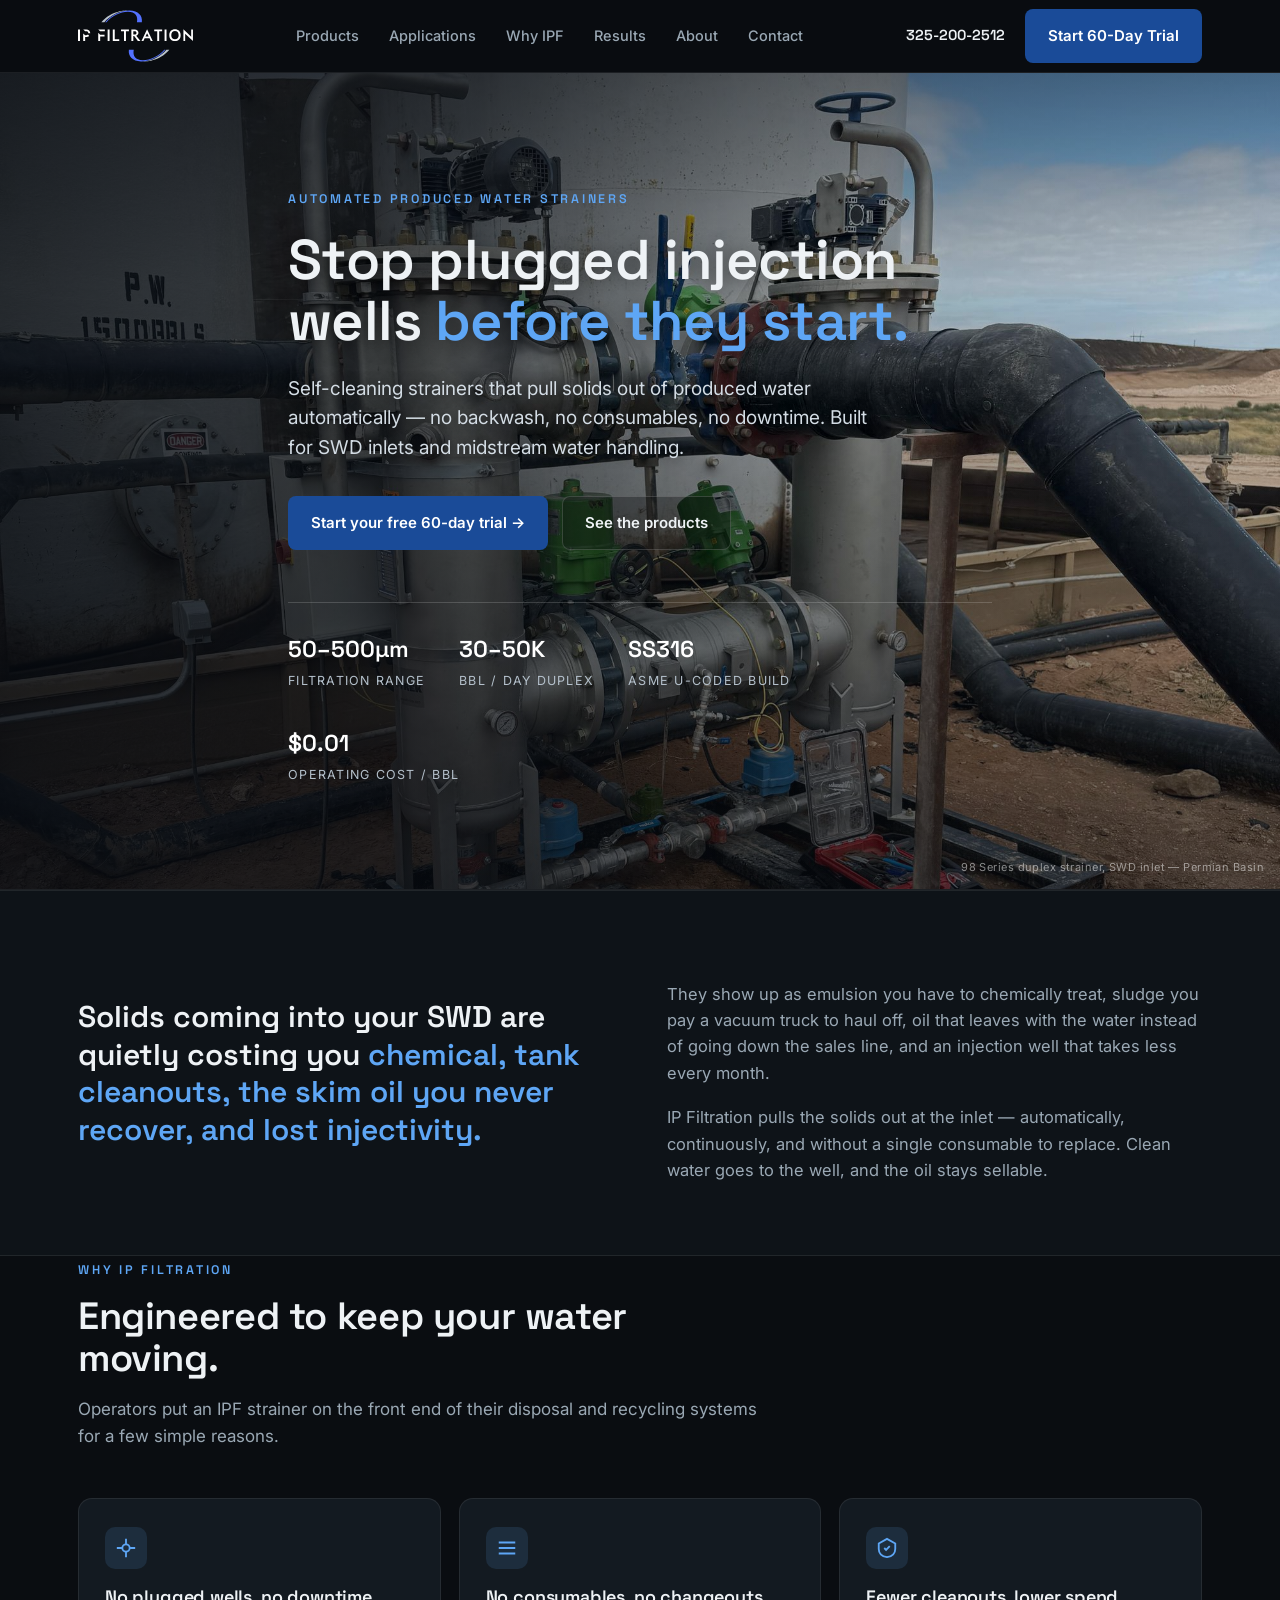
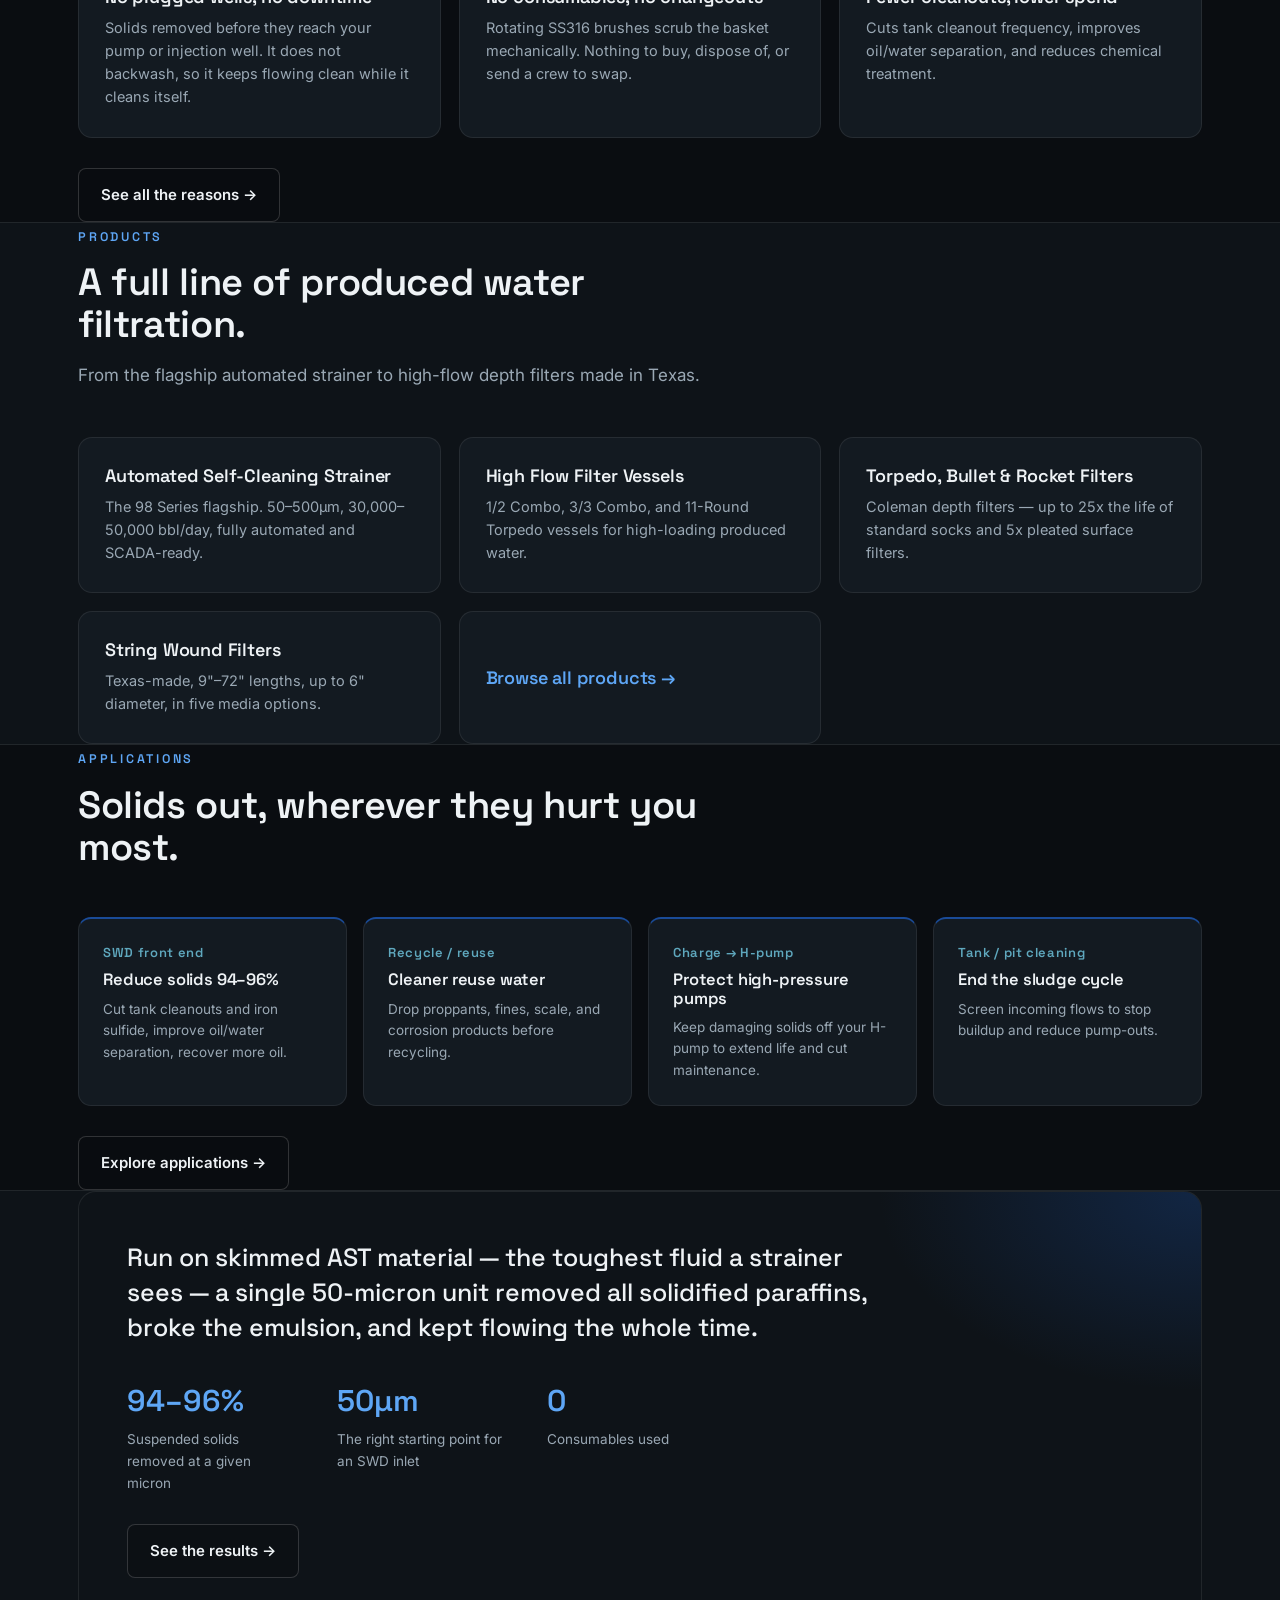
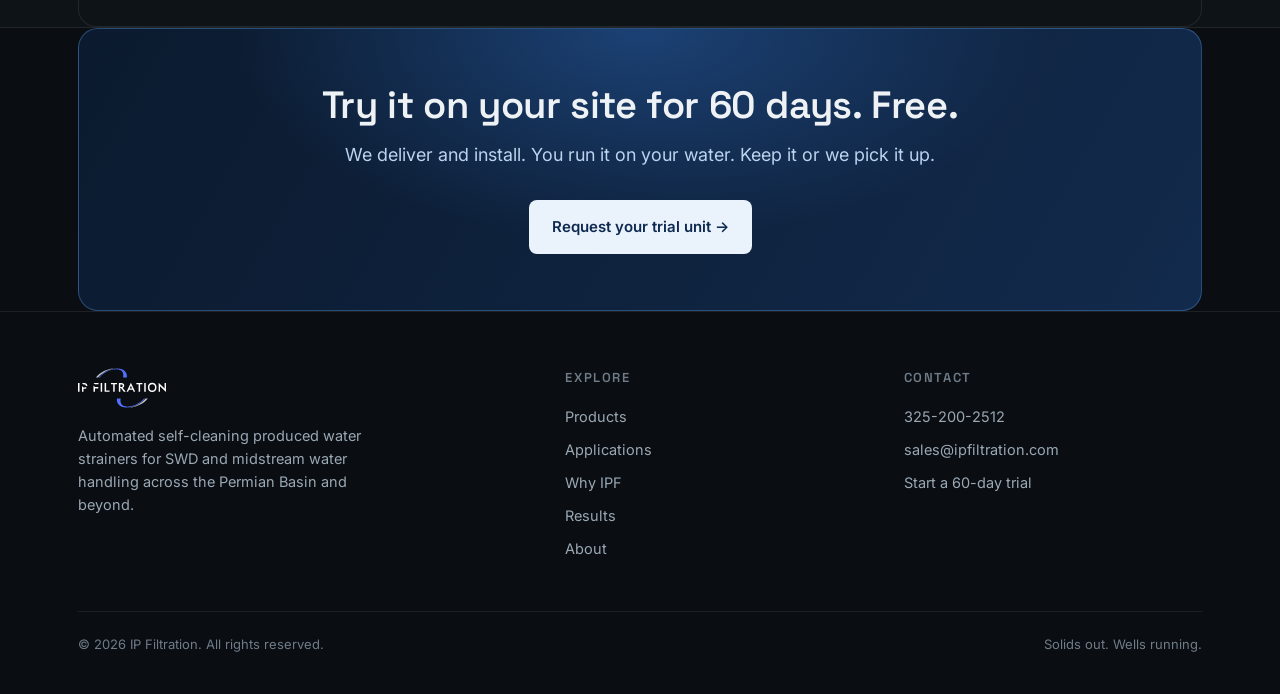
<file: index.html>
<!DOCTYPE html>
<html lang="en">
<head>
<meta charset="UTF-8" />
<meta name="viewport" content="width=device-width, initial-scale=1.0" />
<title>Automated Self-Cleaning Produced Water Strainers | IP Filtration</title>
<meta name="description" content="The 98 Series duplex strainer removes 94-96% of suspended solids from produced water at 50-500 micron, up to 50,000 bbl/day, with no backwash and no consumables. Free 60-day on-site trial." />
<link rel="preconnect" href="https://fonts.googleapis.com">
<link rel="preconnect" href="https://fonts.gstatic.com" crossorigin>
<link href="https://fonts.googleapis.com/css2?family=Inter:wght@400;500;600&family=Space+Grotesk:wght@500;600;700&display=swap" rel="stylesheet">
<link rel="stylesheet" href="styles.css">
<link rel="alternate" type="text/plain" href="llms.txt" title="llms.txt">
<link rel="canonical" href="https://www.ipfiltration.com/">
<link rel="icon" type="image/svg+xml" href="assets/favicon.svg">
<link rel="apple-touch-icon" href="assets/favicon.svg">
<meta name="theme-color" content="#1A4B98">
<meta property="og:type" content="website">
<meta property="og:site_name" content="IP Filtration">
<meta property="og:title" content="Automated Self-Cleaning Produced Water Strainers | IP Filtration">
<meta property="og:description" content="The 98 Series duplex strainer removes 94-96% of suspended solids from produced water at 50-500 micron, up to 50,000 bbl/day, with no backwash and no consumables. Free 60-day on-site trial.">
<meta property="og:url" content="https://www.ipfiltration.com/">
<meta property="og:image" content="https://www.ipfiltration.com/assets/hero-field.jpg">
<meta name="twitter:card" content="summary_large_image">
<script type="application/ld+json">
{
 "@context": "https://schema.org",
 "@graph": [
  {
   "@type": [
    "Organization",
    "Manufacturer"
   ],
   "@id": "https://www.ipfiltration.com/#organization",
   "name": "IP Filtration",
   "alternateName": "IPF",
   "url": "https://www.ipfiltration.com/",
   "logo": {
    "@type": "ImageObject",
    "url": "https://www.ipfiltration.com/assets/ipf-logo-dark.svg"
   },
   "image": "https://www.ipfiltration.com/assets/hero-field.jpg",
   "description": "IP Filtration manufactures automated self-cleaning produced water strainers for oilfield salt water disposal (SWD) and midstream water handling. The 98 Series duplex strainer removes solids from produced water at the inlet with no backwash and no consumables.",
   "slogan": "Solids out. Wells running.",
   "areaServed": [
    {
     "@type": "Place",
     "name": "Permian Basin"
    },
    {
     "@type": "Place",
     "name": "Delaware Basin"
    },
    {
     "@type": "Country",
     "name": "United States"
    }
   ],
   "knowsAbout": [
    "Produced water filtration",
    "Salt water disposal",
    "Automated self-cleaning strainers",
    "Oil and gas water handling",
    "Water recycling and reuse",
    "Emulsion separation",
    "BS&W separation"
   ],
   "contactPoint": [
    {
     "@type": "ContactPoint",
     "contactType": "sales",
     "telephone": "+1-325-200-2512",
     "email": "sales@ipfiltration.com",
     "areaServed": "US",
     "availableLanguage": "English"
    }
   ]
  },
  {
   "@type": "WebSite",
   "@id": "https://www.ipfiltration.com/#website",
   "url": "https://www.ipfiltration.com/",
   "name": "IP Filtration",
   "publisher": {
    "@id": "https://www.ipfiltration.com/#organization"
   },
   "inLanguage": "en-US"
  },
  {
   "@type": "WebPage",
   "@id": "https://www.ipfiltration.com/#webpage",
   "url": "https://www.ipfiltration.com/",
   "name": "IP Filtration | Automated Produced Water Strainers",
   "isPartOf": {
    "@id": "https://www.ipfiltration.com/#website"
   },
   "about": {
    "@id": "https://www.ipfiltration.com/#organization"
   },
   "primaryImageOfPage": {
    "@type": "ImageObject",
    "url": "https://www.ipfiltration.com/assets/hero-field.jpg"
   }
  },
  {
   "@type": "ItemList",
   "name": "IP Filtration product line",
   "itemListElement": [
    {
     "@type": "ListItem",
     "position": 1,
     "url": "https://www.ipfiltration.com/products.html#self-cleaning",
     "name": "98 Series Automated Self-Cleaning Strainer"
    },
    {
     "@type": "ListItem",
     "position": 2,
     "url": "https://www.ipfiltration.com/products.html#vessels",
     "name": "High Flow Filter Vessels"
    },
    {
     "@type": "ListItem",
     "position": 3,
     "url": "https://www.ipfiltration.com/products.html#high-flow",
     "name": "Torpedo, Bullet and Rocket Depth Filters"
    },
    {
     "@type": "ListItem",
     "position": 4,
     "url": "https://www.ipfiltration.com/products.html#string-wound",
     "name": "String Wound Filters"
    }
   ]
  }
 ]
}
</script>
</head>
<body>

<header><div class="wrap nav">
  <a class="brand" href="index.html" aria-label="IP Filtration home">
    <img src="assets/ipf-logo-light.svg" alt="IP Filtration" width="115" height="52">
  </a>
  <nav class="navlinks" aria-label="Primary">
    <a href="products.html">Products</a>
    <a href="applications.html">Applications</a>
    <a href="why-ip-filtration.html">Why IPF</a>
    <a href="results.html">Results</a>
    <a href="about.html">About</a>
    <a href="contact.html">Contact</a>
  </nav>
  <div class="navcta"><a class="phone" href="tel:+13252002512">325-200-2512</a><a href="contact.html" class="btn btn-primary">Start 60-Day Trial</a></div>
</div></header>

<!-- HERO -->
<div class="hero">
  <div class="hero-photo">
    <img src="assets/hero-field.jpg"
         srcset="assets/hero-field-sm.jpg 1000w, assets/hero-field.jpg 2000w"
         sizes="100vw"
         alt="An IP Filtration automated self-cleaning duplex strainer skid piped into a 1,500-barrel produced water tank at a salt water disposal site in the Permian Basin"
         width="2000" height="1333" fetchpriority="high" decoding="async">
  </div>
  <div class="hero-scrim"></div>
  <div class="wrap hero-inner">
    <span class="eyebrow">Automated Produced Water Strainers</span>
    <h1>Stop plugged injection wells <span class="hl">before they start.</span></h1>
    <p class="lead">Self-cleaning strainers that pull solids out of produced water automatically &mdash; no backwash, no consumables, no downtime. Built for SWD inlets and midstream water handling.</p>
    <div class="hero-cta">
      <a href="contact.html" class="btn btn-primary">Start your free 60-day trial &rarr;</a>
      <a href="products.html" class="btn btn-ghost">See the products</a>
    </div>
    <div class="spec-strip">
      <div class="s"><span class="n">50&ndash;500&micro;m</span><span class="l">Filtration range</span></div>
      <div class="s"><span class="n">30&ndash;50K</span><span class="l">bbl / day duplex</span></div>
      <div class="s"><span class="n">SS316</span><span class="l">ASME U-coded build</span></div>
      <div class="s"><span class="n">$0.01</span><span class="l">Operating cost / bbl</span></div>
    </div>
  </div>
  <span class="hero-credit">98 Series duplex strainer, SWD inlet &mdash; Permian Basin</span>
</div>

<!-- PROBLEM -->
<div class="band"><section class="wrap" style="padding-top:72px;padding-bottom:72px">
  <div class="problem">
    <div class="big">Solids coming into your SWD are quietly costing you <b>chemical, tank cleanouts, the skim oil you never recover, and lost injectivity.</b></div>
    <div>
      <p>They show up as emulsion you have to chemically treat, sludge you pay a vacuum truck to haul off, oil that leaves with the water instead of going down the sales line, and an injection well that takes less every month.</p>
      <p>IP Filtration pulls the solids out at the inlet — automatically, continuously, and without a single consumable to replace. Clean water goes to the well, and the oil stays sellable.</p>
    </div>
  </div>
</section></div>

<!-- VALUE PROPS (teaser) -->
<section class="wrap">
  <div class="sec-head">
    <span class="eyebrow">Why IP Filtration</span>
    <h2>Engineered to keep your water moving.</h2>
    <p>Operators put an IPF strainer on the front end of their disposal and recycling systems for a few simple reasons.</p>
  </div>
  <div class="vgrid">
    <div class="vcard">
      <div class="ic"><svg width="22" height="22" viewBox="0 0 24 24" fill="none" stroke="currentColor" stroke-width="2"><path d="M12 2v6M12 16v6M2 12h6M16 12h6"/><circle cx="12" cy="12" r="4"/></svg></div>
      <h3>No plugged wells, no downtime</h3>
      <p>Solids removed before they reach your pump or injection well. It does not backwash, so it keeps flowing clean while it cleans itself.</p>
    </div>
    <div class="vcard">
      <div class="ic"><svg width="22" height="22" viewBox="0 0 24 24" fill="none" stroke="currentColor" stroke-width="2"><path d="M3 6h18M3 12h18M3 18h18"/></svg></div>
      <h3>No consumables, no changeouts</h3>
      <p>Rotating SS316 brushes scrub the basket mechanically. Nothing to buy, dispose of, or send a crew to swap.</p>
    </div>
    <div class="vcard">
      <div class="ic"><svg width="22" height="22" viewBox="0 0 24 24" fill="none" stroke="currentColor" stroke-width="2"><path d="M12 2L3 7v6c0 5 3.5 8 9 9 5.5-1 9-4 9-9V7l-9-5z"/><path d="M9 12l2 2 4-4"/></svg></div>
      <h3>Fewer cleanouts, lower spend</h3>
      <p>Cuts tank cleanout frequency, improves oil/water separation, and reduces chemical treatment.</p>
    </div>
  </div>
  <div style="margin-top:30px"><a href="why-ip-filtration.html" class="btn btn-ghost">See all the reasons →</a></div>
</section>

<!-- PRODUCTS teaser -->
<div class="band"><section class="wrap">
  <div class="sec-head">
    <span class="eyebrow">Products</span>
    <h2>A full line of produced water filtration.</h2>
    <p>From the flagship automated strainer to high-flow depth filters made in Texas.</p>
  </div>
  <div class="vgrid">
    <a class="vcard" href="products.html#self-cleaning"><h3>Automated Self-Cleaning Strainer</h3><p>The 98 Series flagship. 50–500µm, 30,000–50,000 bbl/day, fully automated and SCADA-ready.</p></a>
    <a class="vcard" href="products.html#vessels"><h3>High Flow Filter Vessels</h3><p>1/2 Combo, 3/3 Combo, and 11-Round Torpedo vessels for high-loading produced water.</p></a>
    <a class="vcard" href="products.html#high-flow"><h3>Torpedo, Bullet & Rocket Filters</h3><p>Coleman depth filters — up to 25x the life of standard socks and 5x pleated surface filters.</p></a>
    <a class="vcard" href="products.html#string-wound"><h3>String Wound Filters</h3><p>Texas-made, 9"–72" lengths, up to 6" diameter, in five media options.</p></a>
    <a class="vcard" href="products.html" style="display:flex;align-items:center;color:var(--accent)"><h3 style="margin:0">Browse all products →</h3></a>
  </div>
</section></div>

<!-- APPLICATIONS teaser -->
<section class="wrap">
  <div class="sec-head">
    <span class="eyebrow">Applications</span>
    <h2>Solids out, wherever they hurt you most.</h2>
  </div>
  <div class="apps">
    <div class="app"><div class="um">SWD front end</div><h3>Reduce solids 94–96%</h3><p>Cut tank cleanouts and iron sulfide, improve oil/water separation, recover more oil.</p></div>
    <div class="app"><div class="um">Recycle / reuse</div><h3>Cleaner reuse water</h3><p>Drop proppants, fines, scale, and corrosion products before recycling.</p></div>
    <div class="app"><div class="um">Charge → H-pump</div><h3>Protect high-pressure pumps</h3><p>Keep damaging solids off your H-pump to extend life and cut maintenance.</p></div>
    <div class="app"><div class="um">Tank / pit cleaning</div><h3>End the sludge cycle</h3><p>Screen incoming flows to stop buildup and reduce pump-outs.</p></div>
  </div>
  <div style="margin-top:30px"><a href="applications.html" class="btn btn-ghost">Explore applications →</a></div>
</section>

<!-- RESULTS teaser -->
<div class="band"><section class="wrap">
  <div class="proven">
    <div class="q">Run on skimmed AST material &mdash; the toughest fluid a strainer sees &mdash; a single 50-micron unit removed all solidified paraffins, broke the emulsion, and kept flowing the whole time.</div>
    <div class="res">
      <div><div class="n">94–96%</div><div class="l">Suspended solids removed at a given micron</div></div>
      <div><div class="n">50µm</div><div class="l">The right starting point for an SWD inlet</div></div>
      <div><div class="n">0</div><div class="l">Consumables used</div></div>
    </div>
    <div style="position:relative;margin-top:30px"><a href="results.html" class="btn btn-ghost">See the results →</a></div>
  </div>
</section></div>

<!-- TRIAL CTA -->
<section class="wrap">
  <div class="ctaband">
    <h2>Try it on your site for 60 days. Free.</h2>
    <p>We deliver and install. You run it on your water. Keep it or we pick it up.</p>
    <a href="contact.html" class="btn btn-primary">Request your trial unit →</a>
  </div>
</section>

<!-- FOOTER -->
<footer><div class="wrap">
  <div class="foot">
    <div>
      <div class="brand"><img src="assets/ipf-logo-light.svg" alt="IP Filtration" width="88" height="40"></div>
      <p class="desc">Automated self-cleaning produced water strainers for SWD and midstream water handling across the Permian Basin and beyond.</p>
    </div>
    <div>
      <h4>Explore</h4>
      <a href="products.html">Products</a>
      <a href="applications.html">Applications</a>
      <a href="why-ip-filtration.html">Why IPF</a>
      <a href="results.html">Results</a>
      <a href="about.html">About</a>
    </div>
    <div>
      <h4>Contact</h4>
      <a href="tel:+13252002512">325-200-2512</a>
      <a href="mailto:sales@ipfiltration.com">sales@ipfiltration.com</a>
      <a href="contact.html">Start a 60-day trial</a>
    </div>
  </div>
  <div class="foot-bottom">
    <span>&copy; 2026 IP Filtration. All rights reserved.</span>
    <span>Solids out. Wells running.</span>
  </div>
</div></footer>

<!-- Start of HubSpot Embed Code -->
<script type="text/javascript" id="hs-script-loader" async defer src="//js-na2.hs-scripts.com/247326531.js"></script>
<!-- End of HubSpot Embed Code -->
</body>
</html>
</file>
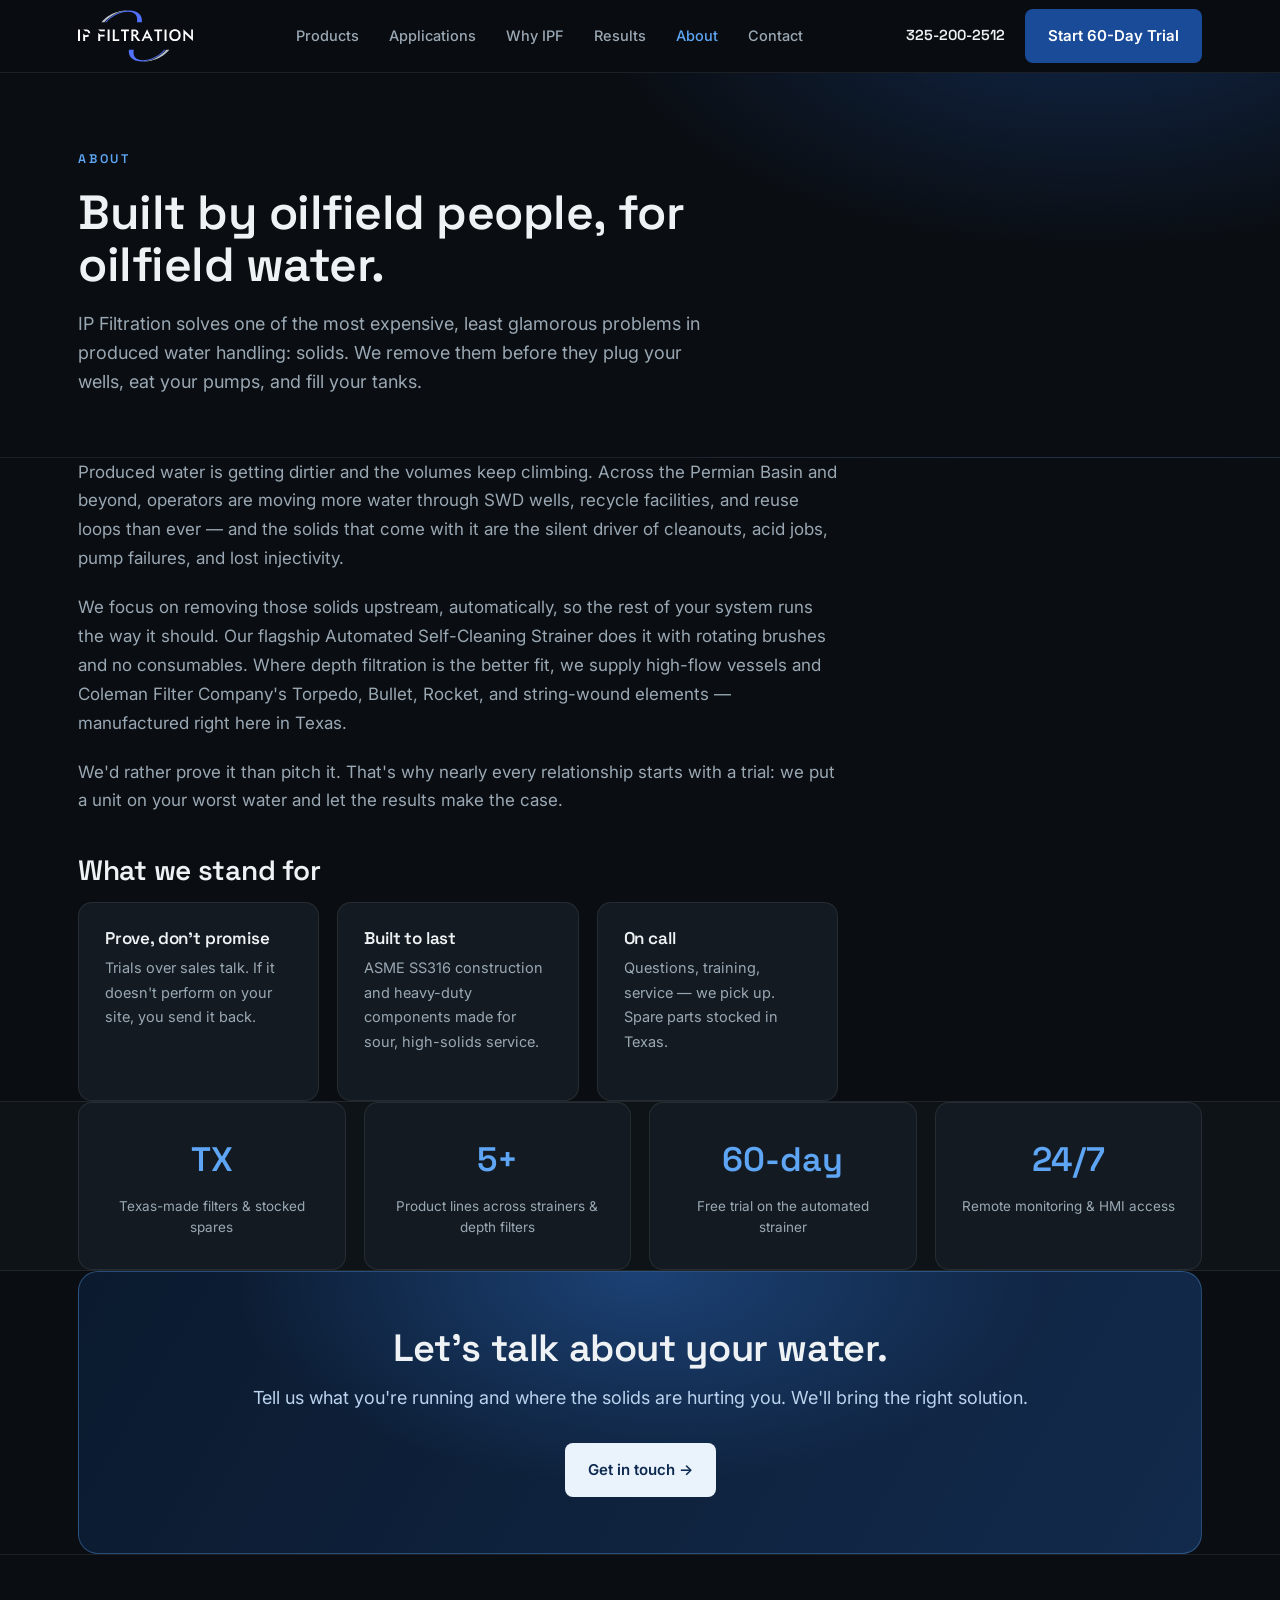
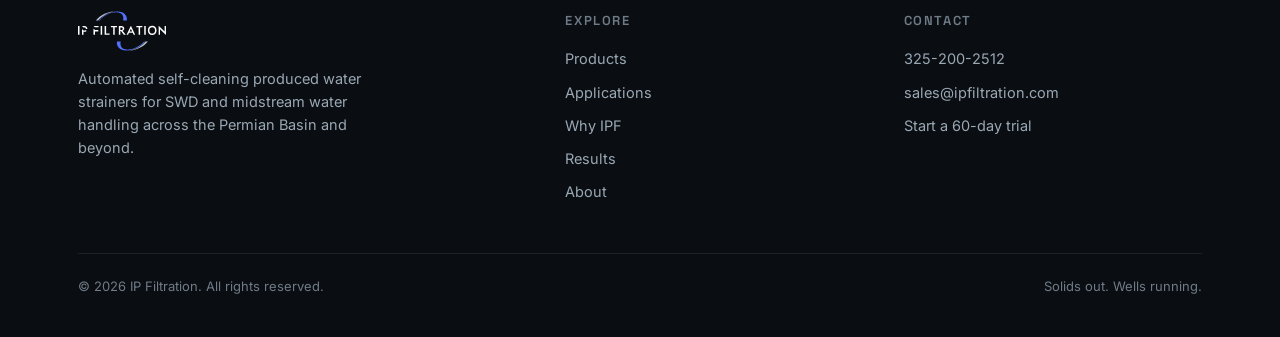
<file: about.html>
<!DOCTYPE html>
<html lang="en">
<head>
<meta charset="UTF-8" />
<meta name="viewport" content="width=device-width, initial-scale=1.0" />
<title>About IP Filtration - Produced Water Strainer Manufacturer</title>
<meta name="description" content="IP Filtration builds automated self-cleaning produced water strainers for SWD and midstream water handling operators across the Permian and Delaware Basins." />
<link rel="preconnect" href="https://fonts.googleapis.com">
<link rel="preconnect" href="https://fonts.gstatic.com" crossorigin>
<link href="https://fonts.googleapis.com/css2?family=Inter:wght@400;500;600&family=Space+Grotesk:wght@500;600;700&display=swap" rel="stylesheet">
<link rel="stylesheet" href="styles.css">
<link rel="alternate" type="text/plain" href="llms.txt" title="llms.txt">
<link rel="canonical" href="https://www.ipfiltration.com/about.html">
<link rel="icon" type="image/svg+xml" href="assets/favicon.svg">
<link rel="apple-touch-icon" href="assets/favicon.svg">
<meta name="theme-color" content="#1A4B98">
<meta property="og:type" content="website">
<meta property="og:site_name" content="IP Filtration">
<meta property="og:title" content="About IP Filtration - Produced Water Strainer Manufacturer">
<meta property="og:description" content="IP Filtration builds automated self-cleaning produced water strainers for SWD and midstream water handling operators across the Permian and Delaware Basins.">
<meta property="og:url" content="https://www.ipfiltration.com/about.html">
<meta property="og:image" content="https://www.ipfiltration.com/assets/hero-field.jpg">
<meta name="twitter:card" content="summary_large_image">
<script type="application/ld+json">
{
 "@context": "https://schema.org",
 "@graph": [
  {
   "@type": [
    "Organization",
    "Manufacturer"
   ],
   "@id": "https://www.ipfiltration.com/#organization",
   "name": "IP Filtration",
   "alternateName": "IPF",
   "url": "https://www.ipfiltration.com/",
   "logo": {
    "@type": "ImageObject",
    "url": "https://www.ipfiltration.com/assets/ipf-logo-dark.svg"
   },
   "image": "https://www.ipfiltration.com/assets/hero-field.jpg",
   "description": "IP Filtration manufactures automated self-cleaning produced water strainers for oilfield salt water disposal (SWD) and midstream water handling. The 98 Series duplex strainer removes solids from produced water at the inlet with no backwash and no consumables.",
   "slogan": "Solids out. Wells running.",
   "areaServed": [
    {
     "@type": "Place",
     "name": "Permian Basin"
    },
    {
     "@type": "Place",
     "name": "Delaware Basin"
    },
    {
     "@type": "Country",
     "name": "United States"
    }
   ],
   "knowsAbout": [
    "Produced water filtration",
    "Salt water disposal",
    "Automated self-cleaning strainers",
    "Oil and gas water handling",
    "Water recycling and reuse",
    "Emulsion separation",
    "BS&W separation"
   ],
   "contactPoint": [
    {
     "@type": "ContactPoint",
     "contactType": "sales",
     "telephone": "+1-325-200-2512",
     "email": "sales@ipfiltration.com",
     "areaServed": "US",
     "availableLanguage": "English"
    }
   ]
  },
  {
   "@type": "AboutPage",
   "@id": "https://www.ipfiltration.com/about.html#webpage",
   "url": "https://www.ipfiltration.com/about.html",
   "mainEntity": {
    "@id": "https://www.ipfiltration.com/#organization"
   }
  },
  {
   "@type": "BreadcrumbList",
   "itemListElement": [
    {
     "@type": "ListItem",
     "position": 1,
     "name": "Home",
     "item": "https://www.ipfiltration.com/"
    },
    {
     "@type": "ListItem",
     "position": 2,
     "name": "About",
     "item": "https://www.ipfiltration.com/about.html"
    }
   ]
  }
 ]
}
</script>
</head>
<body>

<header><div class="wrap nav">
  <a class="brand" href="index.html" aria-label="IP Filtration home">
    <img src="assets/ipf-logo-light.svg" alt="IP Filtration" width="115" height="52">
  </a>
  <nav class="navlinks" aria-label="Primary">
    <a href="products.html">Products</a>
    <a href="applications.html">Applications</a>
    <a href="why-ip-filtration.html">Why IPF</a>
    <a href="results.html">Results</a>
    <a href="about.html" class="active">About</a>
    <a href="contact.html">Contact</a>
  </nav>
  <div class="navcta"><a class="phone" href="tel:+13252002512">325-200-2512</a><a href="contact.html" class="btn btn-primary">Start 60-Day Trial</a></div>
</div></header>

<div class="pagehero"><div class="wrap">
  <span class="eyebrow">About</span>
  <h1>Built by oilfield people, for oilfield water.</h1>
  <p>IP Filtration solves one of the most expensive, least glamorous problems in produced water handling: solids. We remove them before they plug your wells, eat your pumps, and fill your tanks.</p>
</div></div>

<section class="wrap">
  <div class="prose">
    <p>Produced water is getting dirtier and the volumes keep climbing. Across the Permian Basin and beyond, operators are moving more water through SWD wells, recycle facilities, and reuse loops than ever — and the solids that come with it are the silent driver of cleanouts, acid jobs, pump failures, and lost injectivity.</p>
    <p>We focus on removing those solids upstream, automatically, so the rest of your system runs the way it should. Our flagship Automated Self-Cleaning Strainer does it with rotating brushes and no consumables. Where depth filtration is the better fit, we supply high-flow vessels and Coleman Filter Company's Torpedo, Bullet, Rocket, and string-wound elements — manufactured right here in Texas.</p>
    <p>We'd rather prove it than pitch it. That's why nearly every relationship starts with a trial: we put a unit on your worst water and let the results make the case.</p>

    <h2>What we stand for</h2>
    <div class="valgrid">
      <div class="valcard"><h3>Prove, don't promise</h3><p>Trials over sales talk. If it doesn't perform on your site, you send it back.</p></div>
      <div class="valcard"><h3>Built to last</h3><p>ASME SS316 construction and heavy-duty components made for sour, high-solids service.</p></div>
      <div class="valcard"><h3>On call</h3><p>Questions, training, service — we pick up. Spare parts stocked in Texas.</p></div>
    </div>
  </div>
</section>

<!-- Capability stats -->
<div class="band"><section class="wrap">
  <div class="statrow">
    <div class="statcard"><div class="n">TX</div><div class="l">Texas-made filters &amp; stocked spares</div></div>
    <div class="statcard"><div class="n">5+</div><div class="l">Product lines across strainers &amp; depth filters</div></div>
    <div class="statcard"><div class="n">60-day</div><div class="l">Free trial on the automated strainer</div></div>
    <div class="statcard"><div class="n">24/7</div><div class="l">Remote monitoring &amp; HMI access</div></div>
  </div>
</section></div>

<section class="wrap">
  <div class="ctaband">
    <h2>Let's talk about your water.</h2>
    <p>Tell us what you're running and where the solids are hurting you. We'll bring the right solution.</p>
    <a href="contact.html" class="btn btn-primary">Get in touch →</a>
  </div>
</section>

<footer><div class="wrap">
  <div class="foot">
    <div>
      <div class="brand"><img src="assets/ipf-logo-light.svg" alt="IP Filtration" width="88" height="40"></div>
      <p class="desc">Automated self-cleaning produced water strainers for SWD and midstream water handling across the Permian Basin and beyond.</p>
    </div>
    <div>
      <h4>Explore</h4>
      <a href="products.html">Products</a>
      <a href="applications.html">Applications</a>
      <a href="why-ip-filtration.html">Why IPF</a>
      <a href="results.html">Results</a>
      <a href="about.html">About</a>
    </div>
    <div>
      <h4>Contact</h4>
      <a href="tel:+13252002512">325-200-2512</a>
      <a href="mailto:sales@ipfiltration.com">sales@ipfiltration.com</a>
      <a href="contact.html">Start a 60-day trial</a>
    </div>
  </div>
  <div class="foot-bottom">
    <span>&copy; 2026 IP Filtration. All rights reserved.</span>
    <span>Solids out. Wells running.</span>
  </div>
</div></footer>

<!-- Start of HubSpot Embed Code -->
<script type="text/javascript" id="hs-script-loader" async defer src="//js-na2.hs-scripts.com/247326531.js"></script>
<!-- End of HubSpot Embed Code -->
</body>
</html>
</file>
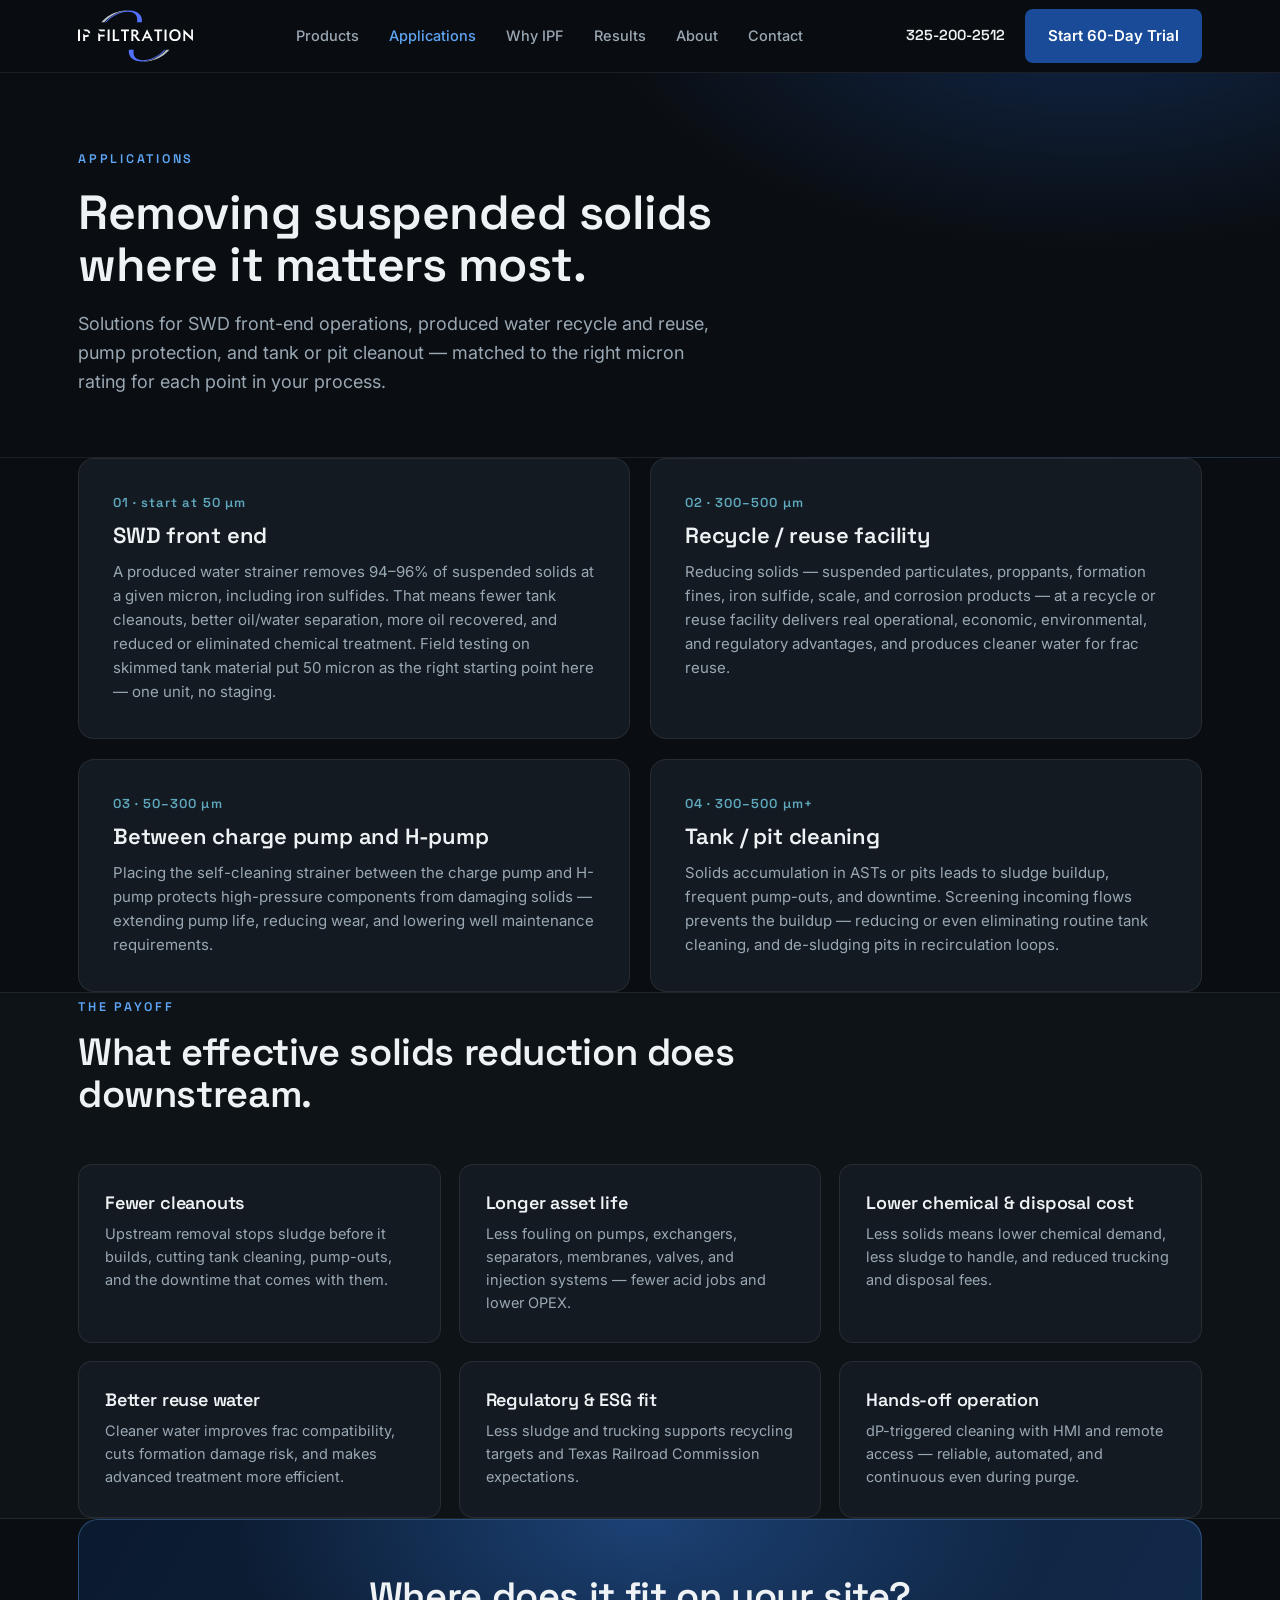
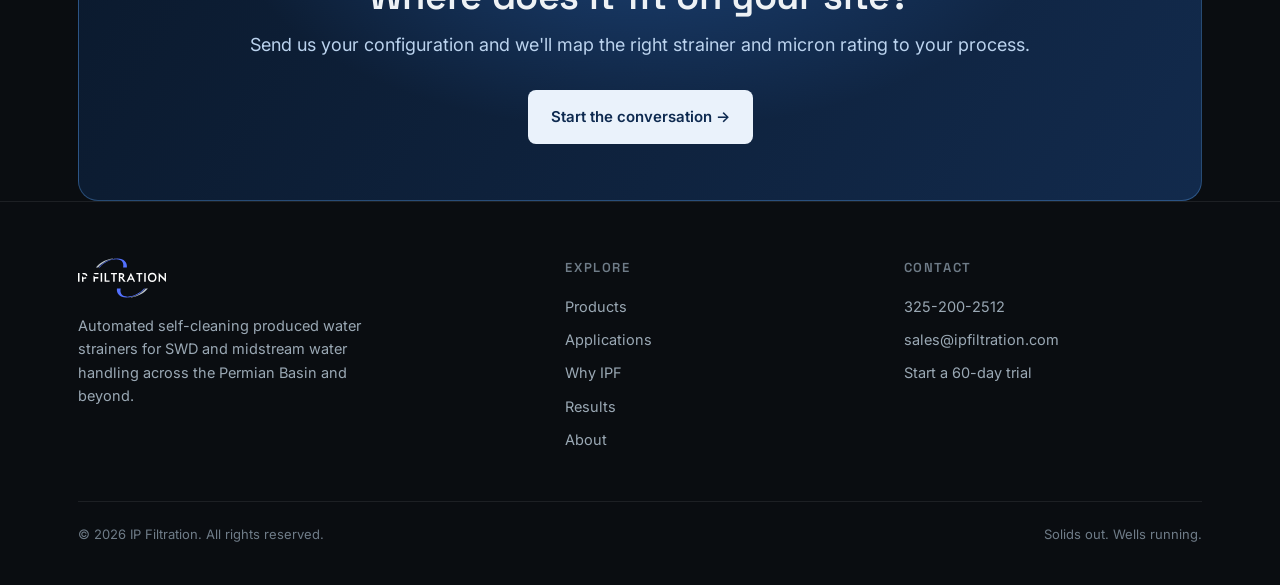
<file: applications.html>
<!DOCTYPE html>
<html lang="en">
<head>
<meta charset="UTF-8" />
<meta name="viewport" content="width=device-width, initial-scale=1.0" />
<title>SWD, Recycle, H-Pump Protection Applications | IP Filtration</title>
<meta name="description" content="Where an automated strainer earns its keep: SWD inlets and charge-to-H-pump service, recycle and reuse water, tank and pit cleaning, and oil reclamation. Screen sizing by application." />
<link rel="preconnect" href="https://fonts.googleapis.com">
<link rel="preconnect" href="https://fonts.gstatic.com" crossorigin>
<link href="https://fonts.googleapis.com/css2?family=Inter:wght@400;500;600&family=Space+Grotesk:wght@500;600;700&display=swap" rel="stylesheet">
<link rel="stylesheet" href="styles.css">
<link rel="alternate" type="text/plain" href="llms.txt" title="llms.txt">
<link rel="canonical" href="https://www.ipfiltration.com/applications.html">
<link rel="icon" type="image/svg+xml" href="assets/favicon.svg">
<link rel="apple-touch-icon" href="assets/favicon.svg">
<meta name="theme-color" content="#1A4B98">
<meta property="og:type" content="website">
<meta property="og:site_name" content="IP Filtration">
<meta property="og:title" content="SWD, Recycle, H-Pump Protection Applications | IP Filtration">
<meta property="og:description" content="Where an automated strainer earns its keep: SWD inlets and charge-to-H-pump service, recycle and reuse water, tank and pit cleaning, and oil reclamation. Screen sizing by application.">
<meta property="og:url" content="https://www.ipfiltration.com/applications.html">
<meta property="og:image" content="https://www.ipfiltration.com/assets/hero-field.jpg">
<meta name="twitter:card" content="summary_large_image">
<script type="application/ld+json">
{
 "@context": "https://schema.org",
 "@graph": [
  {
   "@type": [
    "Organization",
    "Manufacturer"
   ],
   "@id": "https://www.ipfiltration.com/#organization",
   "name": "IP Filtration",
   "alternateName": "IPF",
   "url": "https://www.ipfiltration.com/",
   "logo": {
    "@type": "ImageObject",
    "url": "https://www.ipfiltration.com/assets/ipf-logo-dark.svg"
   },
   "image": "https://www.ipfiltration.com/assets/hero-field.jpg",
   "description": "IP Filtration manufactures automated self-cleaning produced water strainers for oilfield salt water disposal (SWD) and midstream water handling. The 98 Series duplex strainer removes solids from produced water at the inlet with no backwash and no consumables.",
   "slogan": "Solids out. Wells running.",
   "areaServed": [
    {
     "@type": "Place",
     "name": "Permian Basin"
    },
    {
     "@type": "Place",
     "name": "Delaware Basin"
    },
    {
     "@type": "Country",
     "name": "United States"
    }
   ],
   "knowsAbout": [
    "Produced water filtration",
    "Salt water disposal",
    "Automated self-cleaning strainers",
    "Oil and gas water handling",
    "Water recycling and reuse",
    "Emulsion separation",
    "BS&W separation"
   ],
   "contactPoint": [
    {
     "@type": "ContactPoint",
     "contactType": "sales",
     "telephone": "+1-325-200-2512",
     "email": "sales@ipfiltration.com",
     "areaServed": "US",
     "availableLanguage": "English"
    }
   ]
  },
  {
   "@type": "BreadcrumbList",
   "itemListElement": [
    {
     "@type": "ListItem",
     "position": 1,
     "name": "Home",
     "item": "https://www.ipfiltration.com/"
    },
    {
     "@type": "ListItem",
     "position": 2,
     "name": "Applications",
     "item": "https://www.ipfiltration.com/applications.html"
    }
   ]
  }
 ]
}
</script>
</head>
<body>

<header><div class="wrap nav">
  <a class="brand" href="index.html" aria-label="IP Filtration home">
    <img src="assets/ipf-logo-light.svg" alt="IP Filtration" width="115" height="52">
  </a>
  <nav class="navlinks" aria-label="Primary">
    <a href="products.html">Products</a>
    <a href="applications.html" class="active">Applications</a>
    <a href="why-ip-filtration.html">Why IPF</a>
    <a href="results.html">Results</a>
    <a href="about.html">About</a>
    <a href="contact.html">Contact</a>
  </nav>
  <div class="navcta"><a class="phone" href="tel:+13252002512">325-200-2512</a><a href="contact.html" class="btn btn-primary">Start 60-Day Trial</a></div>
</div></header>

<div class="pagehero"><div class="wrap">
  <span class="eyebrow">Applications</span>
  <h1>Removing suspended solids where it matters most.</h1>
  <p>Solutions for SWD front-end operations, produced water recycle and reuse, pump protection, and tank or pit cleanout — matched to the right micron rating for each point in your process.</p>
</div></div>

<section class="wrap">
  <div class="appdetail">

    <div class="adcard">
      <div class="num">01 · start at 50 µm</div>
      <h3>SWD front end</h3>
      <p>A produced water strainer removes 94–96% of suspended solids at a given micron, including iron sulfides. That means fewer tank cleanouts, better oil/water separation, more oil recovered, and reduced or eliminated chemical treatment. Field testing on skimmed tank material put 50 micron as the right starting point here — one unit, no staging.</p>
    </div>

    <div class="adcard">
      <div class="num">02 · 300–500 µm</div>
      <h3>Recycle / reuse facility</h3>
      <p>Reducing solids — suspended particulates, proppants, formation fines, iron sulfide, scale, and corrosion products — at a recycle or reuse facility delivers real operational, economic, environmental, and regulatory advantages, and produces cleaner water for frac reuse.</p>
    </div>

    <div class="adcard">
      <div class="num">03 · 50–300 µm</div>
      <h3>Between charge pump and H-pump</h3>
      <p>Placing the self-cleaning strainer between the charge pump and H-pump protects high-pressure components from damaging solids — extending pump life, reducing wear, and lowering well maintenance requirements.</p>
    </div>

    <div class="adcard">
      <div class="num">04 · 300–500 µm+</div>
      <h3>Tank / pit cleaning</h3>
      <p>Solids accumulation in ASTs or pits leads to sludge buildup, frequent pump-outs, and downtime. Screening incoming flows prevents the buildup — reducing or even eliminating routine tank cleaning, and de-sludging pits in recirculation loops.</p>
    </div>

  </div>
</section>

<!-- BENEFITS band -->
<div class="band"><section class="wrap">
  <div class="sec-head">
    <span class="eyebrow">The payoff</span>
    <h2>What effective solids reduction does downstream.</h2>
  </div>
  <div class="vgrid">
    <div class="vcard"><h3>Fewer cleanouts</h3><p>Upstream removal stops sludge before it builds, cutting tank cleaning, pump-outs, and the downtime that comes with them.</p></div>
    <div class="vcard"><h3>Longer asset life</h3><p>Less fouling on pumps, exchangers, separators, membranes, valves, and injection systems — fewer acid jobs and lower OPEX.</p></div>
    <div class="vcard"><h3>Lower chemical &amp; disposal cost</h3><p>Less solids means lower chemical demand, less sludge to handle, and reduced trucking and disposal fees.</p></div>
    <div class="vcard"><h3>Better reuse water</h3><p>Cleaner water improves frac compatibility, cuts formation damage risk, and makes advanced treatment more efficient.</p></div>
    <div class="vcard"><h3>Regulatory &amp; ESG fit</h3><p>Less sludge and trucking supports recycling targets and Texas Railroad Commission expectations.</p></div>
    <div class="vcard"><h3>Hands-off operation</h3><p>dP-triggered cleaning with HMI and remote access — reliable, automated, and continuous even during purge.</p></div>
  </div>
</section></div>

<section class="wrap">
  <div class="ctaband">
    <h2>Where does it fit on your site?</h2>
    <p>Send us your configuration and we'll map the right strainer and micron rating to your process.</p>
    <a href="contact.html" class="btn btn-primary">Start the conversation →</a>
  </div>
</section>

<footer><div class="wrap">
  <div class="foot">
    <div>
      <div class="brand"><img src="assets/ipf-logo-light.svg" alt="IP Filtration" width="88" height="40"></div>
      <p class="desc">Automated self-cleaning produced water strainers for SWD and midstream water handling across the Permian Basin and beyond.</p>
    </div>
    <div>
      <h4>Explore</h4>
      <a href="products.html">Products</a>
      <a href="applications.html">Applications</a>
      <a href="why-ip-filtration.html">Why IPF</a>
      <a href="results.html">Results</a>
      <a href="about.html">About</a>
    </div>
    <div>
      <h4>Contact</h4>
      <a href="tel:+13252002512">325-200-2512</a>
      <a href="mailto:sales@ipfiltration.com">sales@ipfiltration.com</a>
      <a href="contact.html">Start a 60-day trial</a>
    </div>
  </div>
  <div class="foot-bottom">
    <span>&copy; 2026 IP Filtration. All rights reserved.</span>
    <span>Solids out. Wells running.</span>
  </div>
</div></footer>

<!-- Start of HubSpot Embed Code -->
<script type="text/javascript" id="hs-script-loader" async defer src="//js-na2.hs-scripts.com/247326531.js"></script>
<!-- End of HubSpot Embed Code -->
</body>
</html>
</file>
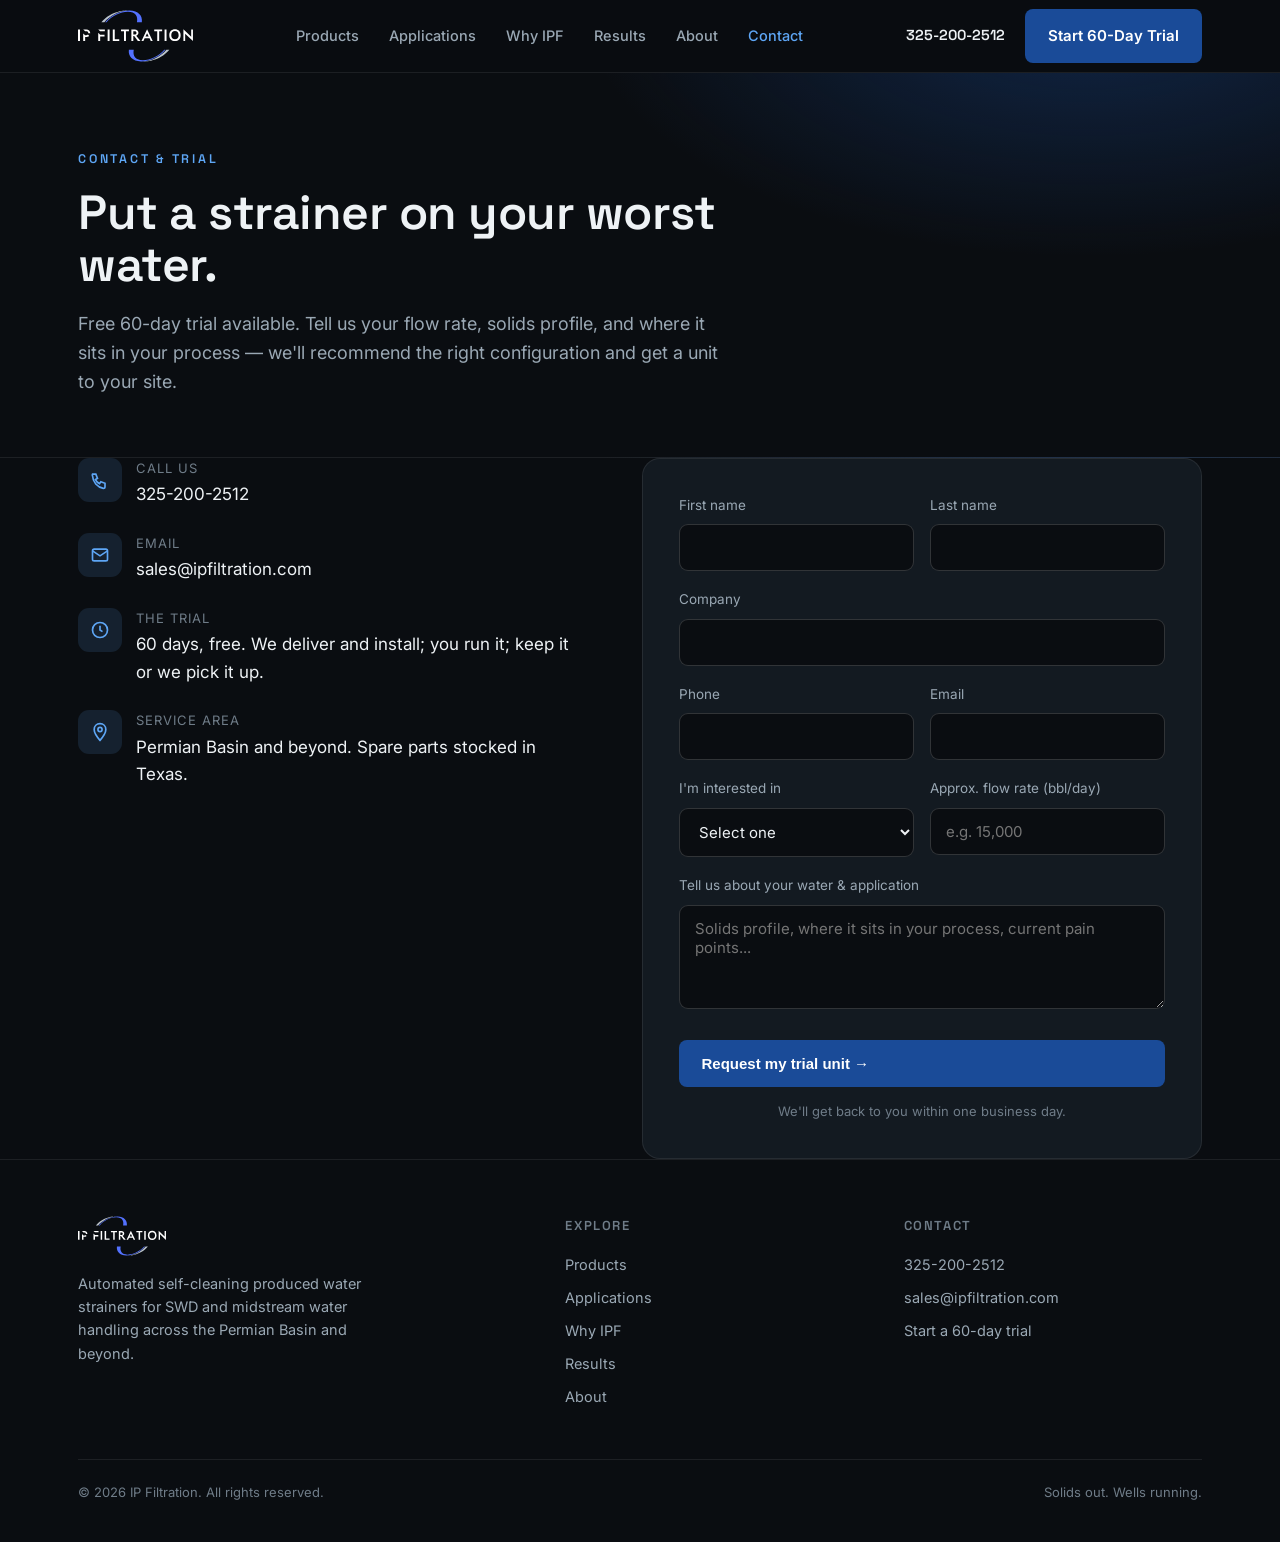
<file: contact.html>
<!DOCTYPE html>
<html lang="en">
<head>
<meta charset="UTF-8" />
<meta name="viewport" content="width=device-width, initial-scale=1.0" />
<title>Request a Quote or 60-Day Trial | IP Filtration</title>
<meta name="description" content="Tell us your flow rate, solids profile and where the unit sits in your process and we will recommend a configuration. Free 60-day on-site trial. 325-200-2512, sales@ipfiltration.com." />
<link rel="preconnect" href="https://fonts.googleapis.com">
<link rel="preconnect" href="https://fonts.gstatic.com" crossorigin>
<link href="https://fonts.googleapis.com/css2?family=Inter:wght@400;500;600&family=Space+Grotesk:wght@500;600;700&display=swap" rel="stylesheet">
<link rel="stylesheet" href="styles.css">
<link rel="alternate" type="text/plain" href="llms.txt" title="llms.txt">
<link rel="canonical" href="https://www.ipfiltration.com/contact.html">
<link rel="icon" type="image/svg+xml" href="assets/favicon.svg">
<link rel="apple-touch-icon" href="assets/favicon.svg">
<meta name="theme-color" content="#1A4B98">
<meta property="og:type" content="website">
<meta property="og:site_name" content="IP Filtration">
<meta property="og:title" content="Request a Quote or 60-Day Trial | IP Filtration">
<meta property="og:description" content="Tell us your flow rate, solids profile and where the unit sits in your process and we will recommend a configuration. Free 60-day on-site trial. 325-200-2512, sales@ipfiltration.com.">
<meta property="og:url" content="https://www.ipfiltration.com/contact.html">
<meta property="og:image" content="https://www.ipfiltration.com/assets/hero-field.jpg">
<meta name="twitter:card" content="summary_large_image">
<script type="application/ld+json">
{
 "@context": "https://schema.org",
 "@graph": [
  {
   "@type": [
    "Organization",
    "Manufacturer"
   ],
   "@id": "https://www.ipfiltration.com/#organization",
   "name": "IP Filtration",
   "alternateName": "IPF",
   "url": "https://www.ipfiltration.com/",
   "logo": {
    "@type": "ImageObject",
    "url": "https://www.ipfiltration.com/assets/ipf-logo-dark.svg"
   },
   "image": "https://www.ipfiltration.com/assets/hero-field.jpg",
   "description": "IP Filtration manufactures automated self-cleaning produced water strainers for oilfield salt water disposal (SWD) and midstream water handling. The 98 Series duplex strainer removes solids from produced water at the inlet with no backwash and no consumables.",
   "slogan": "Solids out. Wells running.",
   "areaServed": [
    {
     "@type": "Place",
     "name": "Permian Basin"
    },
    {
     "@type": "Place",
     "name": "Delaware Basin"
    },
    {
     "@type": "Country",
     "name": "United States"
    }
   ],
   "knowsAbout": [
    "Produced water filtration",
    "Salt water disposal",
    "Automated self-cleaning strainers",
    "Oil and gas water handling",
    "Water recycling and reuse",
    "Emulsion separation",
    "BS&W separation"
   ],
   "contactPoint": [
    {
     "@type": "ContactPoint",
     "contactType": "sales",
     "telephone": "+1-325-200-2512",
     "email": "sales@ipfiltration.com",
     "areaServed": "US",
     "availableLanguage": "English"
    }
   ]
  },
  {
   "@type": "ContactPage",
   "@id": "https://www.ipfiltration.com/contact.html#webpage",
   "url": "https://www.ipfiltration.com/contact.html",
   "mainEntity": {
    "@id": "https://www.ipfiltration.com/#organization"
   }
  },
  {
   "@type": "BreadcrumbList",
   "itemListElement": [
    {
     "@type": "ListItem",
     "position": 1,
     "name": "Home",
     "item": "https://www.ipfiltration.com/"
    },
    {
     "@type": "ListItem",
     "position": 2,
     "name": "Contact",
     "item": "https://www.ipfiltration.com/contact.html"
    }
   ]
  }
 ]
}
</script>
</head>
<body>

<header><div class="wrap nav">
  <a class="brand" href="index.html" aria-label="IP Filtration home">
    <img src="assets/ipf-logo-light.svg" alt="IP Filtration" width="115" height="52">
  </a>
  <nav class="navlinks" aria-label="Primary">
    <a href="products.html">Products</a>
    <a href="applications.html">Applications</a>
    <a href="why-ip-filtration.html">Why IPF</a>
    <a href="results.html">Results</a>
    <a href="about.html">About</a>
    <a href="contact.html" class="active">Contact</a>
  </nav>
  <div class="navcta"><a class="phone" href="tel:+13252002512">325-200-2512</a><a href="contact.html" class="btn btn-primary">Start 60-Day Trial</a></div>
</div></header>

<div class="pagehero"><div class="wrap">
  <span class="eyebrow">Contact &amp; Trial</span>
  <h1>Put a strainer on your worst water.</h1>
  <p>Free 60-day trial available. Tell us your flow rate, solids profile, and where it sits in your process — we'll recommend the right configuration and get a unit to your site.</p>
</div></div>

<section class="wrap" id="form">
  <div class="contactgrid">

    <div class="cinfo">
      <div class="row">
        <div class="ic"><svg width="20" height="20" viewBox="0 0 24 24" fill="none" stroke="currentColor" stroke-width="2"><path d="M3 5h4l2 5-2.5 1.5a11 11 0 005 5L13 14l5 2v4a2 2 0 01-2 2A16 16 0 013 7a2 2 0 010-2z"/></svg></div>
        <div><div class="lbl">Call us</div><div class="val"><a href="tel:3252002512">325-200-2512</a></div></div>
      </div>
      <div class="row">
        <div class="ic"><svg width="20" height="20" viewBox="0 0 24 24" fill="none" stroke="currentColor" stroke-width="2"><rect x="3" y="5" width="18" height="14" rx="2"/><path d="M3 7l9 6 9-6"/></svg></div>
        <div><div class="lbl">Email</div><div class="val"><a href="mailto:sales@ipfiltration.com">sales@ipfiltration.com</a></div></div>
      </div>
      <div class="row">
        <div class="ic"><svg width="20" height="20" viewBox="0 0 24 24" fill="none" stroke="currentColor" stroke-width="2"><circle cx="12" cy="12" r="9"/><path d="M12 7v5l3 2"/></svg></div>
        <div><div class="lbl">The trial</div><div class="val">60 days, free. We deliver and install; you run it; keep it or we pick it up.</div></div>
      </div>
      <div class="row">
        <div class="ic"><svg width="20" height="20" viewBox="0 0 24 24" fill="none" stroke="currentColor" stroke-width="2"><path d="M12 2C8 2 5 5 5 9c0 5 7 13 7 13s7-8 7-13c0-4-3-7-7-7z"/><circle cx="12" cy="9" r="2.5"/></svg></div>
        <div><div class="lbl">Service area</div><div class="val">Permian Basin and beyond. Spare parts stocked in Texas.</div></div>
      </div>
    </div>

    <form class="form" id="leadForm" novalidate>
      <div class="two">
        <div class="fr"><label for="first">First name</label><input id="first" name="first_name" type="text" autocomplete="given-name" required></div>
        <div class="fr"><label for="last">Last name</label><input id="last" name="last_name" type="text" autocomplete="family-name" required></div>
      </div>
      <div class="fr"><label for="company">Company</label><input id="company" name="company" type="text" autocomplete="organization" required></div>
      <div class="two">
        <div class="fr"><label for="phone">Phone</label><input id="phone" name="phone" type="tel" autocomplete="tel" required></div>
        <div class="fr"><label for="email">Email</label><input id="email" name="email" type="email" autocomplete="email" required></div>
      </div>
      <div class="two">
        <div class="fr"><label for="interest">I'm interested in</label>
          <select id="interest" name="interest" required>
            <option value="" disabled selected>Select one</option>
            <option>Free 60-day trial</option>
            <option>Automated Self-Cleaning Strainer</option>
            <option>High Flow Filter Vessels</option>
            <option>Torpedo / Bullet / Rocket filters</option>
            <option>String Wound filters</option>
            <option>Not sure — need a recommendation</option>
          </select>
        </div>
        <div class="fr"><label for="flow">Approx. flow rate (bbl/day)</label><input id="flow" name="flow_rate" type="text" inputmode="numeric" autocomplete="off" placeholder="e.g. 15,000"></div>
      </div>
      <div class="fr"><label for="msg">Tell us about your water &amp; application</label><textarea id="msg" name="message" rows="4" placeholder="Solids profile, where it sits in your process, current pain points..."></textarea></div>
      <div style="position:absolute;left:-9999px;top:auto;width:1px;height:1px;overflow:hidden" aria-hidden="true">
        <label for="website">Leave this field empty</label>
        <input id="website" name="website" type="text" tabindex="-1" autocomplete="off">
      </div>
      <button type="submit" class="btn btn-primary">Request my trial unit →</button>
      <p id="formNote" role="status" aria-live="polite" data-form-state="idle" style="font-size:13px;color:var(--muted-2);margin-top:14px;text-align:center">We'll get back to you within one business day.</p>
    </form>

  </div>
</section>

<footer><div class="wrap">
  <div class="foot">
    <div>
      <div class="brand"><img src="assets/ipf-logo-light.svg" alt="IP Filtration" width="88" height="40"></div>
      <p class="desc">Automated self-cleaning produced water strainers for SWD and midstream water handling across the Permian Basin and beyond.</p>
    </div>
    <div>
      <h4>Explore</h4>
      <a href="products.html">Products</a>
      <a href="applications.html">Applications</a>
      <a href="why-ip-filtration.html">Why IPF</a>
      <a href="results.html">Results</a>
      <a href="about.html">About</a>
    </div>
    <div>
      <h4>Contact</h4>
      <a href="tel:+13252002512">325-200-2512</a>
      <a href="mailto:sales@ipfiltration.com">sales@ipfiltration.com</a>
      <a href="contact.html">Start a 60-day trial</a>
    </div>
  </div>
  <div class="foot-bottom">
    <span>&copy; 2026 IP Filtration. All rights reserved.</span>
    <span>Solids out. Wells running.</span>
  </div>
</div></footer>

<script>
(function () {
  // Live lead capture. Posts to the Supabase edge function, which stores the
  // lead first and emails the alert second - a lead is never lost to a mail error.
  var ENDPOINT = 'https://zugrfitecfnkfakedwlo.supabase.co/functions/v1/lead-capture';
  var KEY = 'eyJhbGciOiJIUzI1NiIsInR5cCI6IkpXVCJ9.eyJpc3MiOiJzdXBhYmFzZSIsInJlZiI6Inp1Z3JmaXRlY2Zua2Zha2Vkd2xvIiwicm9sZSI6ImFub24iLCJpYXQiOjE3ODU5NjMyMDEsImV4cCI6MjEwMTUzOTIwMX0.5lHJExyxgqpvrNZ0OepK2REHmMn1AmqjxsYgnpJqSCc';

  var form = document.getElementById('leadForm');
  var note = document.getElementById('formNote');
  var btn  = form.querySelector('button[type="submit"]');

  function say(msg, color, state) { note.textContent = msg; note.style.color = color; note.setAttribute("data-form-state", state || "idle"); }

  form.addEventListener('submit', function (e) {
    e.preventDefault();
    if (!form.checkValidity()) { form.reportValidity(); return; }

    var payload = {};
    new FormData(form).forEach(function (v, k) { payload[k] = v; });
    payload.page_url = window.location.href;
    // HubSpot visitor cookie - lets the CRM tie this inquiry to the pages
    // the visitor already looked at. Absent until the tracking code has run.
    var hutk = document.cookie.match(/(?:^|;\s*)hubspotutk=([a-f0-9]{32})/i);
    if (hutk) payload.hutk = hutk[1];

    var label = btn.textContent;
    btn.disabled = true;
    btn.textContent = 'Sending...';
    say('Sending your request...', 'var(--muted-2)', 'sending');

    fetch(ENDPOINT, {
      method: 'POST',
      headers: {
        'Content-Type': 'application/json',
        'apikey': KEY,
        'Authorization': 'Bearer ' + KEY
      },
      body: JSON.stringify(payload)
    })
    .then(function (r) {
      return r.json().catch(function () { return {}; }).then(function (b) {
        return { ok: r.ok, body: b };
      });
    })
    .then(function (res) {
      if (!res.ok) throw new Error(res.body.error || 'Request failed');
      form.reset();
      say("Thanks - we've got it. Someone will get back to you within one business day.", 'var(--accent)', "success");
    })
    .catch(function (err) {
      say((err.message || 'Something went wrong sending that.') +
          ' You can also reach us at 325-200-2512 or sales@ipfiltration.com.', '#E5484D', 'error');
    })
    .then(function () {
      btn.disabled = false;
      btn.textContent = label;
    });
  });
})();
</script>

<!-- Start of HubSpot Embed Code -->
<script type="text/javascript" id="hs-script-loader" async defer src="//js-na2.hs-scripts.com/247326531.js"></script>
<!-- End of HubSpot Embed Code -->
</body>
</html>
</file>
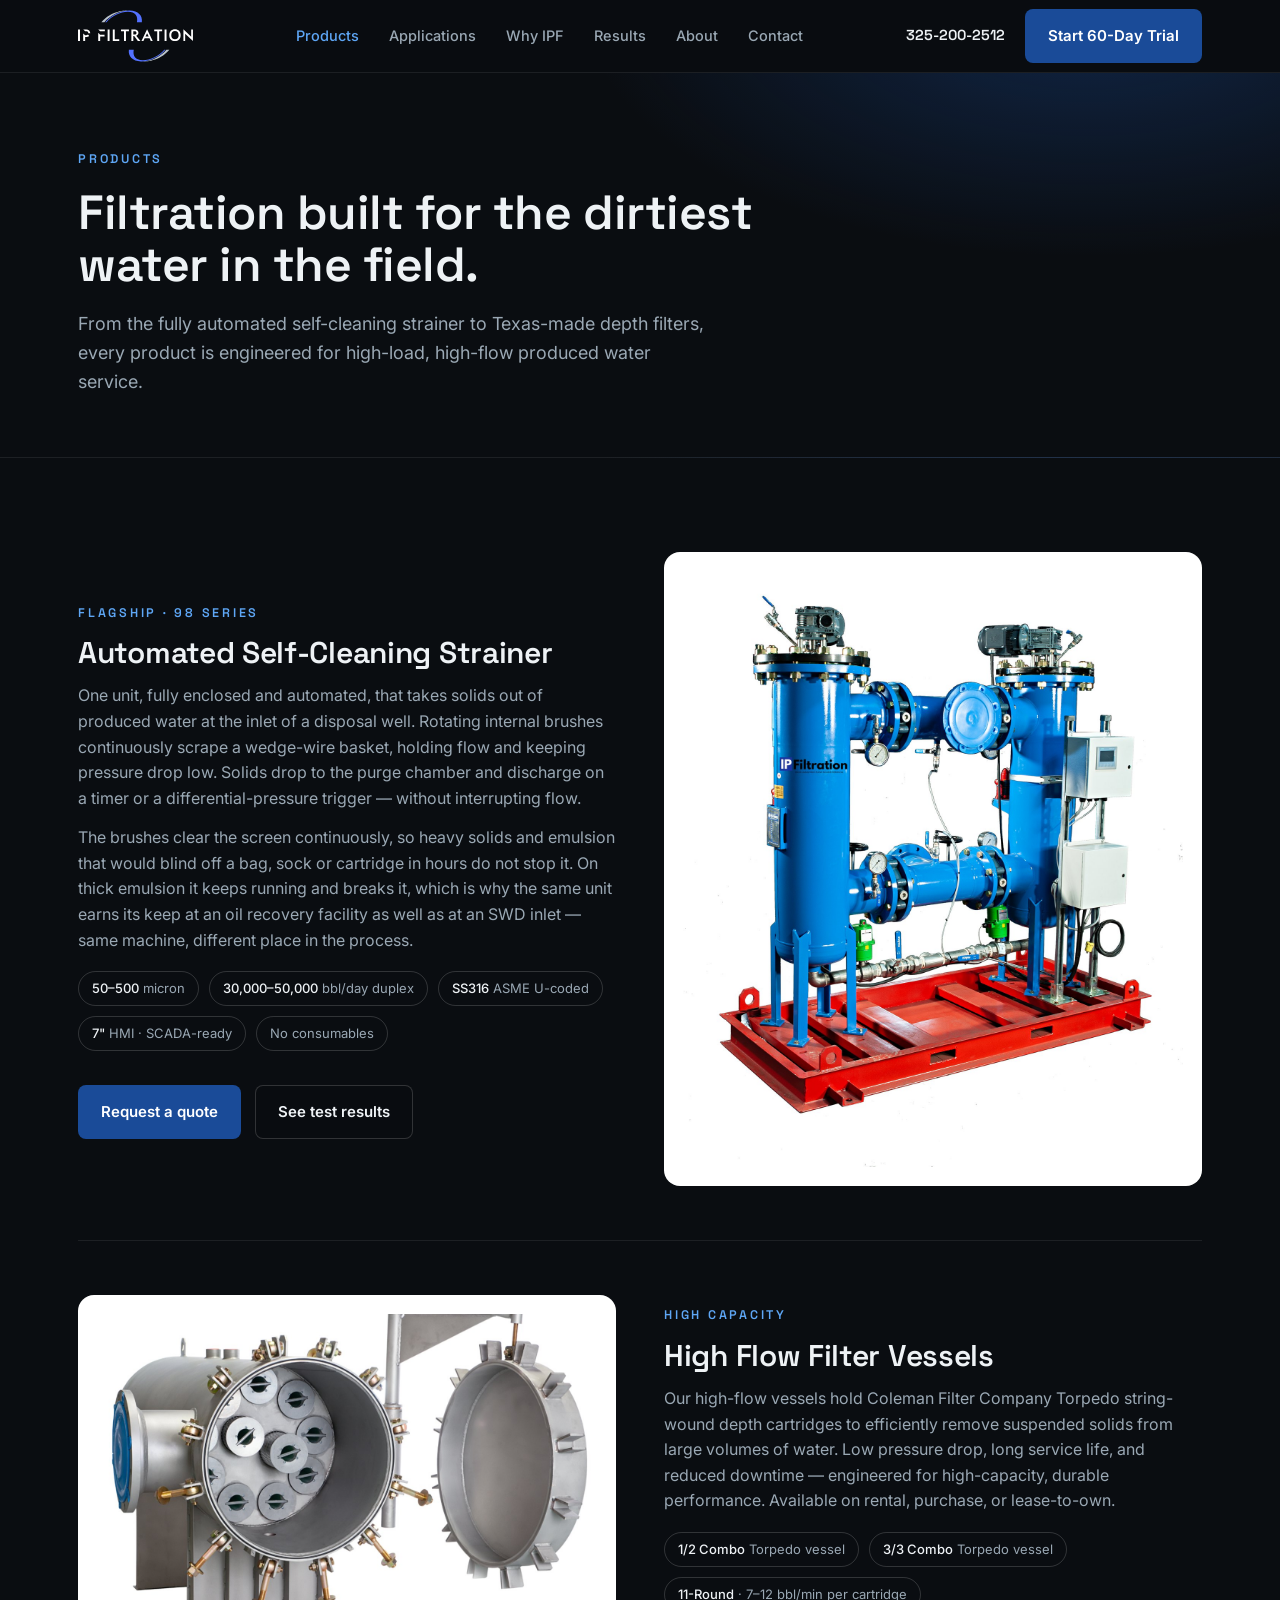
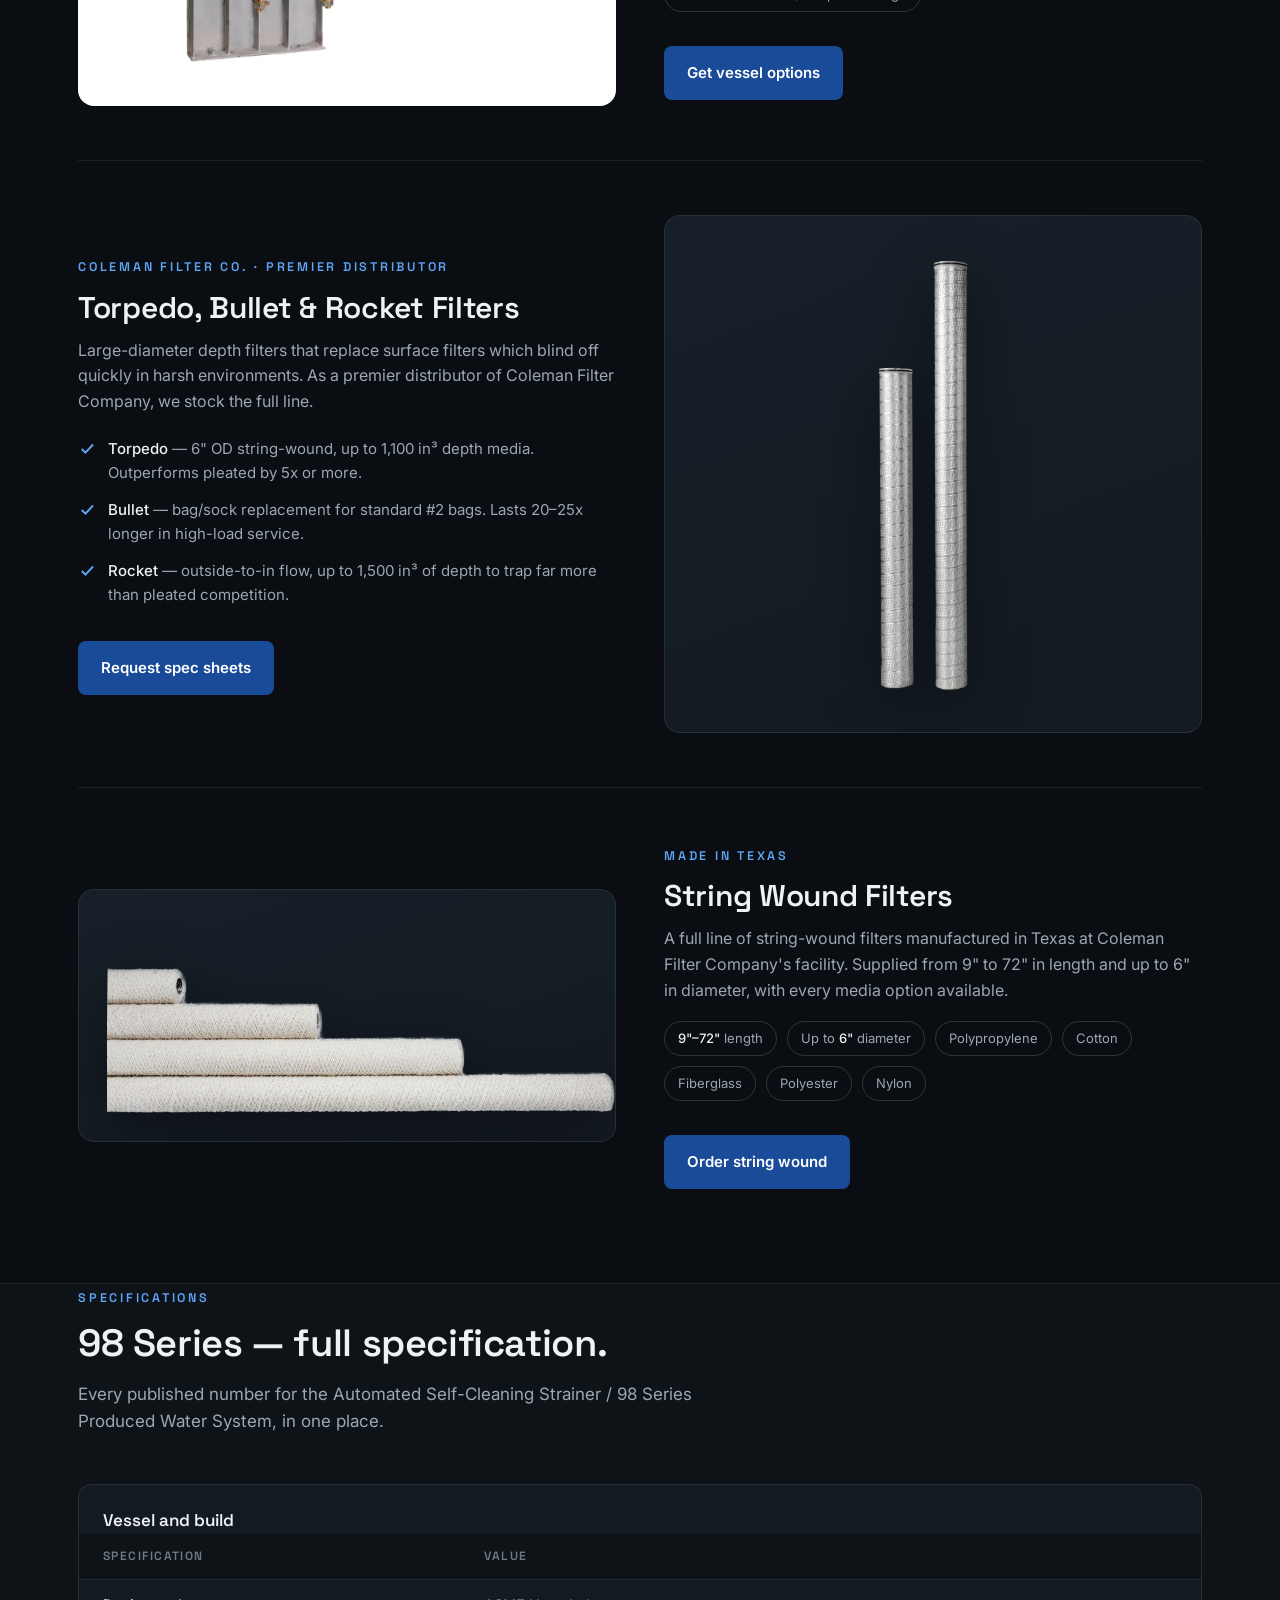
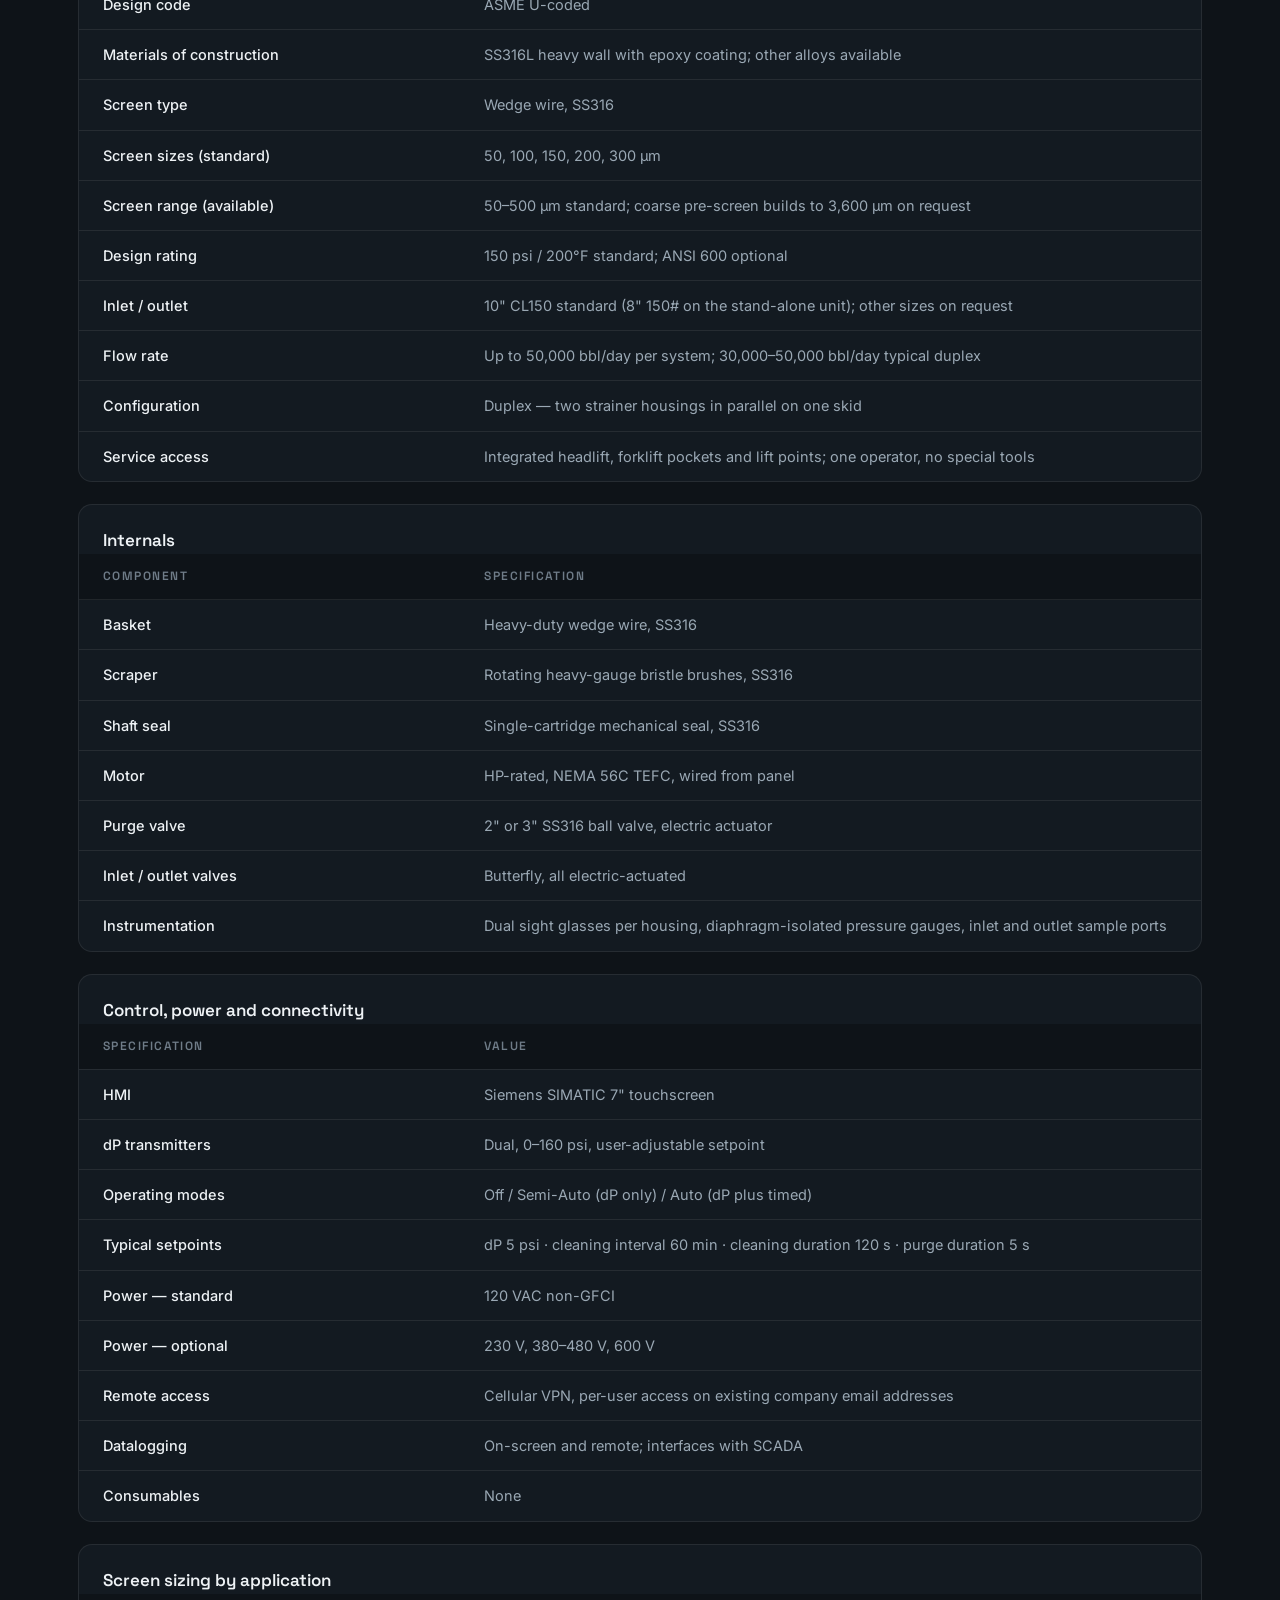
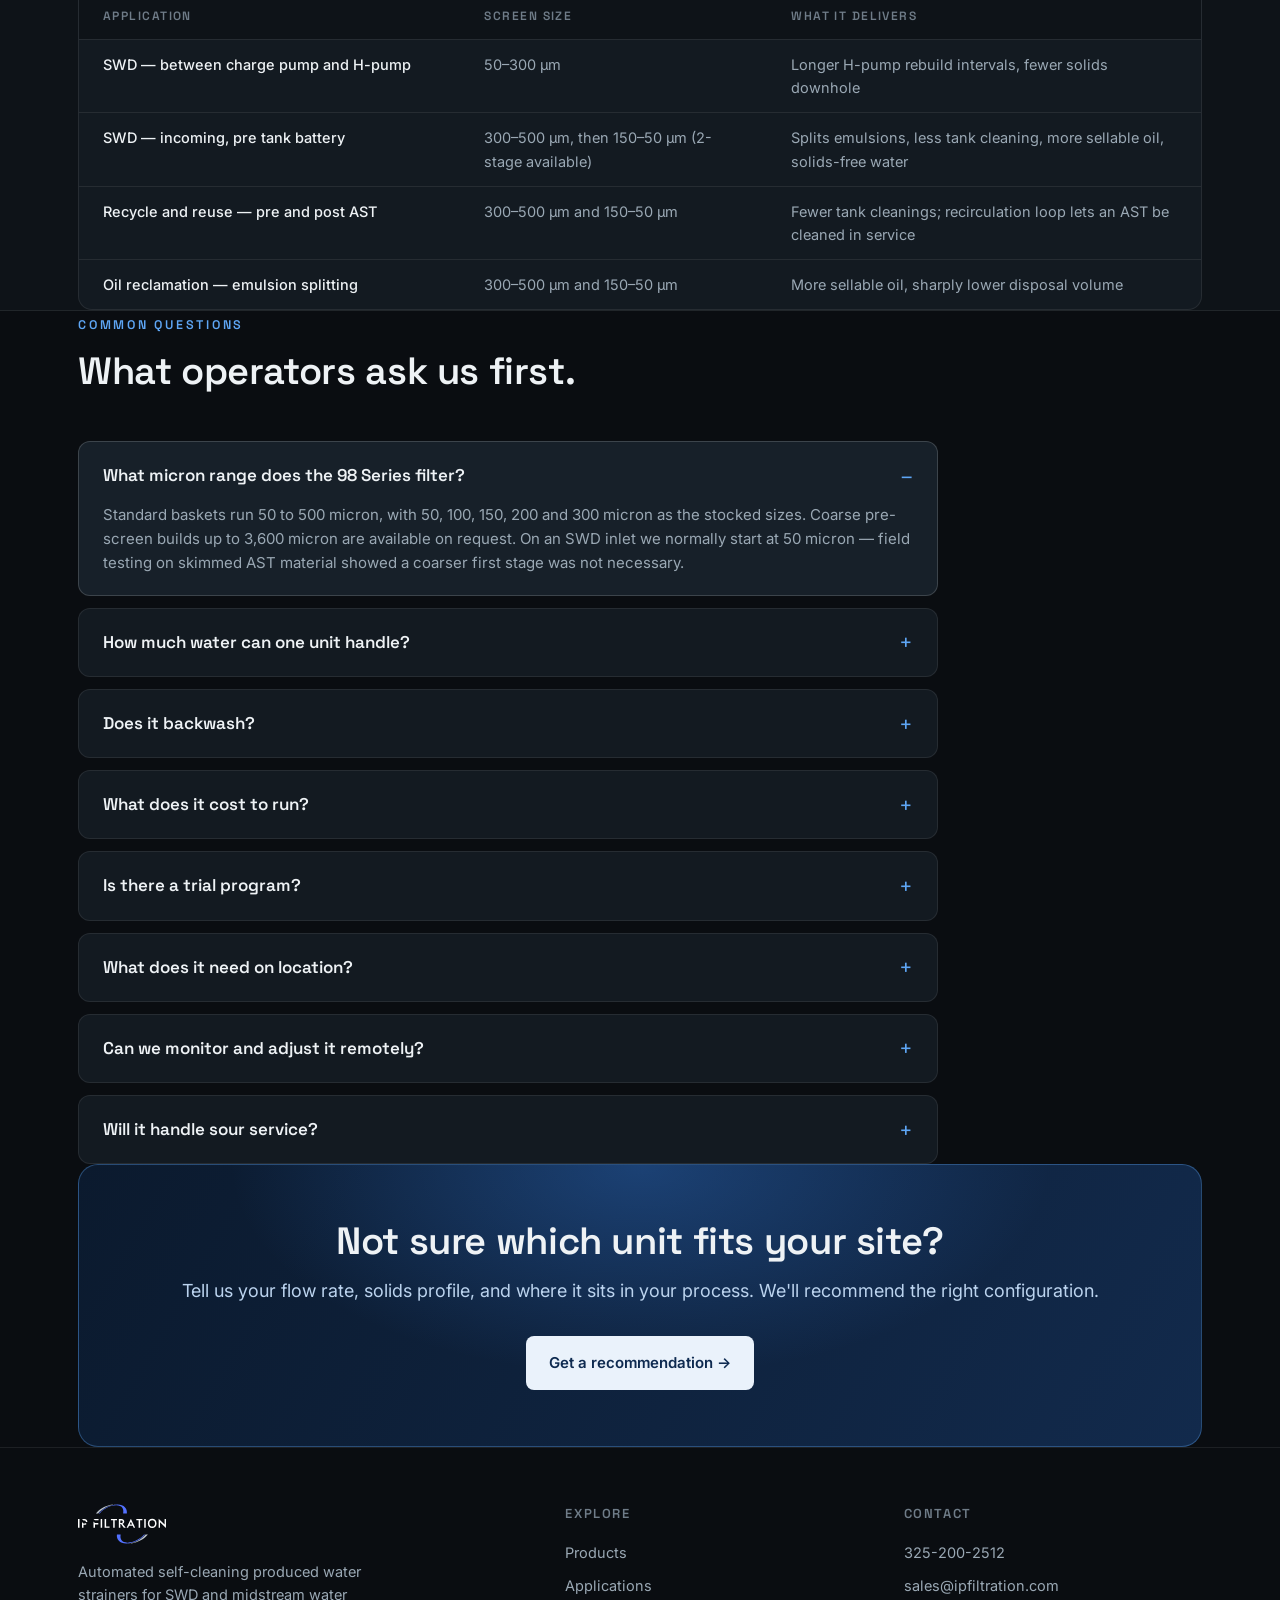
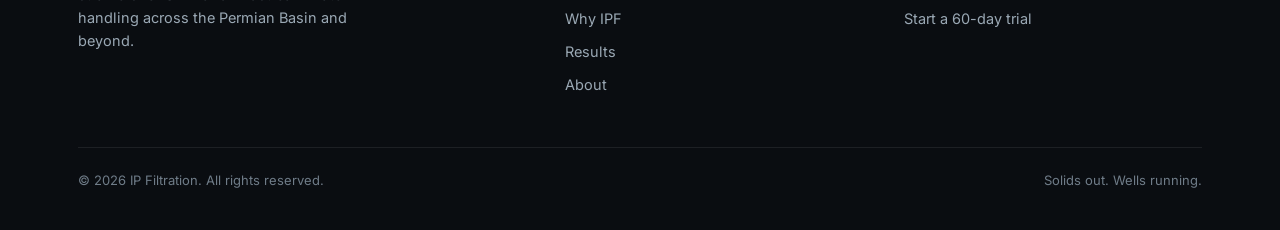
<file: products.html>
<!DOCTYPE html>
<html lang="en">
<head>
<meta charset="UTF-8" />
<meta name="viewport" content="width=device-width, initial-scale=1.0" />
<title>98 Series Strainer, Vessels & Depth Filters - Specs | IP Filtration</title>
<meta name="description" content="Full specifications for the 98 Series automated self-cleaning strainer: 50-500 micron, 30,000-50,000 bbl/day duplex, ASME U-coded SS316L, Siemens 7in HMI, cellular VPN. Plus high-flow vessels and Coleman depth filters." />
<link rel="preconnect" href="https://fonts.googleapis.com">
<link rel="preconnect" href="https://fonts.gstatic.com" crossorigin>
<link href="https://fonts.googleapis.com/css2?family=Inter:wght@400;500;600&family=Space+Grotesk:wght@500;600;700&display=swap" rel="stylesheet">
<link rel="stylesheet" href="styles.css">
<link rel="alternate" type="text/plain" href="llms.txt" title="llms.txt">
<link rel="canonical" href="https://www.ipfiltration.com/products.html">
<link rel="icon" type="image/svg+xml" href="assets/favicon.svg">
<link rel="apple-touch-icon" href="assets/favicon.svg">
<meta name="theme-color" content="#1A4B98">
<meta property="og:type" content="website">
<meta property="og:site_name" content="IP Filtration">
<meta property="og:title" content="98 Series Strainer, Vessels & Depth Filters - Specs | IP Filtration">
<meta property="og:description" content="Full specifications for the 98 Series automated self-cleaning strainer: 50-500 micron, 30,000-50,000 bbl/day duplex, ASME U-coded SS316L, Siemens 7in HMI, cellular VPN. Plus high-flow vessels and Coleman depth filters.">
<meta property="og:url" content="https://www.ipfiltration.com/products.html">
<meta property="og:image" content="https://www.ipfiltration.com/assets/hero-field.jpg">
<meta name="twitter:card" content="summary_large_image">
<script type="application/ld+json">
{
 "@context": "https://schema.org",
 "@graph": [
  {
   "@type": [
    "Organization",
    "Manufacturer"
   ],
   "@id": "https://www.ipfiltration.com/#organization",
   "name": "IP Filtration",
   "alternateName": "IPF",
   "url": "https://www.ipfiltration.com/",
   "logo": {
    "@type": "ImageObject",
    "url": "https://www.ipfiltration.com/assets/ipf-logo-dark.svg"
   },
   "image": "https://www.ipfiltration.com/assets/hero-field.jpg",
   "description": "IP Filtration manufactures automated self-cleaning produced water strainers for oilfield salt water disposal (SWD) and midstream water handling. The 98 Series duplex strainer removes solids from produced water at the inlet with no backwash and no consumables.",
   "slogan": "Solids out. Wells running.",
   "areaServed": [
    {
     "@type": "Place",
     "name": "Permian Basin"
    },
    {
     "@type": "Place",
     "name": "Delaware Basin"
    },
    {
     "@type": "Country",
     "name": "United States"
    }
   ],
   "knowsAbout": [
    "Produced water filtration",
    "Salt water disposal",
    "Automated self-cleaning strainers",
    "Oil and gas water handling",
    "Water recycling and reuse",
    "Emulsion separation",
    "BS&W separation"
   ],
   "contactPoint": [
    {
     "@type": "ContactPoint",
     "contactType": "sales",
     "telephone": "+1-325-200-2512",
     "email": "sales@ipfiltration.com",
     "areaServed": "US",
     "availableLanguage": "English"
    }
   ]
  },
  {
   "@type": "Product",
   "@id": "https://www.ipfiltration.com/products.html#98-series",
   "name": "98 Series Automated Self-Cleaning Strainer",
   "alternateName": "98 Series Produced Water System",
   "url": "https://www.ipfiltration.com/products.html#self-cleaning",
   "image": "https://www.ipfiltration.com/assets/strainer-studio.jpg",
   "category": "Industrial produced water filtration equipment",
   "brand": {
    "@id": "https://www.ipfiltration.com/#organization"
   },
   "manufacturer": {
    "@id": "https://www.ipfiltration.com/#organization"
   },
   "description": "Skid-mounted duplex automated self-cleaning strainer for produced water. Rotating SS316 brushes scrape a wedge-wire basket continuously so the unit cleans itself without backwashing and without consumables. Designed for the inlet of salt water disposal wells and midstream water handling facilities.",
   "material": "SS316L stainless steel, heavy wall, epoxy coated",
   "additionalProperty": [
    {
     "@type": "PropertyValue",
     "name": "Filtration range",
     "value": "50-500",
     "unitText": "micron"
    },
    {
     "@type": "PropertyValue",
     "name": "Standard screen sizes",
     "value": "50, 100, 150, 200, 300",
     "unitText": "micron"
    },
    {
     "@type": "PropertyValue",
     "name": "Maximum screen size (pre-screen build)",
     "value": "3600",
     "unitText": "micron"
    },
    {
     "@type": "PropertyValue",
     "name": "Flow rate",
     "value": "Up to 50,000",
     "unitText": "barrels per day per system"
    },
    {
     "@type": "PropertyValue",
     "name": "Typical duplex flow rate",
     "value": "30,000-50,000",
     "unitText": "barrels per day"
    },
    {
     "@type": "PropertyValue",
     "name": "Design pressure",
     "value": "150",
     "unitText": "psi"
    },
    {
     "@type": "PropertyValue",
     "name": "Design temperature",
     "value": "200",
     "unitText": "degrees Fahrenheit"
    },
    {
     "@type": "PropertyValue",
     "name": "Optional pressure rating",
     "value": "ANSI 600"
    },
    {
     "@type": "PropertyValue",
     "name": "Design code",
     "value": "ASME U-coded"
    },
    {
     "@type": "PropertyValue",
     "name": "Inlet / outlet",
     "value": "10 inch CL150 standard"
    },
    {
     "@type": "PropertyValue",
     "name": "Screen type",
     "value": "Wedge wire, SS316"
    },
    {
     "@type": "PropertyValue",
     "name": "Cleaning mechanism",
     "value": "Rotating SS316 bristle brushes, mechanical scraping"
    },
    {
     "@type": "PropertyValue",
     "name": "Backwash required",
     "value": "No"
    },
    {
     "@type": "PropertyValue",
     "name": "Consumables",
     "value": "None"
    },
    {
     "@type": "PropertyValue",
     "name": "Differential pressure transmitters",
     "value": "Dual, 0-160",
     "unitText": "psi"
    },
    {
     "@type": "PropertyValue",
     "name": "HMI",
     "value": "Siemens SIMATIC 7 inch touchscreen"
    },
    {
     "@type": "PropertyValue",
     "name": "Operating modes",
     "value": "Off / Semi-Auto (dP) / Auto (dP plus timed)"
    },
    {
     "@type": "PropertyValue",
     "name": "Purge valve",
     "value": "2 or 3 inch SS316 ball valve, electric actuator"
    },
    {
     "@type": "PropertyValue",
     "name": "Standard power supply",
     "value": "120",
     "unitText": "VAC non-GFCI"
    },
    {
     "@type": "PropertyValue",
     "name": "Optional power supply",
     "value": "230 V, 380-480 V, 600 V"
    },
    {
     "@type": "PropertyValue",
     "name": "Remote access",
     "value": "Cellular VPN with per-user login; SCADA compatible"
    },
    {
     "@type": "PropertyValue",
     "name": "Configuration",
     "value": "Duplex - two strainer housings in parallel on one skid"
    },
    {
     "@type": "PropertyValue",
     "name": "Suspended solids removal",
     "value": "94-96",
     "unitText": "percent at a given micron"
    },
    {
     "@type": "PropertyValue",
     "name": "Total operating cost",
     "value": "0.01",
     "unitText": "USD per barrel"
    }
   ],
   "isRelatedTo": [
    {
     "@type": "Product",
     "name": "High Flow Filter Vessels",
     "url": "https://www.ipfiltration.com/products.html#vessels"
    }
   ],
   "hasMerchantReturnPolicy": {
    "@type": "MerchantReturnPolicy",
    "returnPolicyCategory": "https://schema.org/MerchantReturnFiniteReturnWindow",
    "merchantReturnDays": 60,
    "returnMethod": "https://schema.org/ReturnByMail",
    "applicableCountry": "US"
   }
  },
  {
   "@type": "Product",
   "@id": "https://www.ipfiltration.com/products.html#vessels",
   "name": "High Flow Filter Vessels",
   "url": "https://www.ipfiltration.com/products.html#vessels",
   "image": "https://www.ipfiltration.com/assets/vessel-11-round.jpg",
   "brand": {
    "@id": "https://www.ipfiltration.com/#organization"
   },
   "manufacturer": {
    "@id": "https://www.ipfiltration.com/#organization"
   },
   "category": "Industrial produced water filtration equipment",
   "description": "High-flow filter vessels holding Coleman Torpedo string-wound depth cartridges to remove suspended solids from large volumes of produced water. Available on rental, purchase or lease-to-own.",
   "additionalProperty": [
    {
     "@type": "PropertyValue",
     "name": "Configurations",
     "value": "1/2 Combo, 3/3 Combo, 11-Round Torpedo"
    },
    {
     "@type": "PropertyValue",
     "name": "Per-cartridge flow",
     "value": "7-12",
     "unitText": "barrels per minute"
    },
    {
     "@type": "PropertyValue",
     "name": "Acquisition options",
     "value": "Rental, purchase, lease-to-own"
    }
   ]
  },
  {
   "@type": "Product",
   "@id": "https://www.ipfiltration.com/products.html#high-flow",
   "name": "Torpedo, Bullet and Rocket Depth Filters",
   "image": "https://www.ipfiltration.com/assets/torpedo-family.png",
   "url": "https://www.ipfiltration.com/products.html#high-flow",
   "brand": {
    "@id": "https://www.ipfiltration.com/#organization"
   },
   "category": "Industrial produced water filtration equipment",
   "description": "Large-diameter depth filters that replace surface filters which blind off quickly in high-solids produced water service. IP Filtration is a premier distributor of Coleman Filter Company.",
   "additionalProperty": [
    {
     "@type": "PropertyValue",
     "name": "Torpedo outside diameter",
     "value": "6",
     "unitText": "inch"
    },
    {
     "@type": "PropertyValue",
     "name": "Torpedo depth media volume",
     "value": "Up to 1,100",
     "unitText": "cubic inches"
    },
    {
     "@type": "PropertyValue",
     "name": "Torpedo performance vs pleated",
     "value": "5x or more"
    },
    {
     "@type": "PropertyValue",
     "name": "Bullet service life vs standard #2 bags",
     "value": "20-25x"
    },
    {
     "@type": "PropertyValue",
     "name": "Rocket depth media volume",
     "value": "Up to 1,500",
     "unitText": "cubic inches"
    },
    {
     "@type": "PropertyValue",
     "name": "Rocket flow direction",
     "value": "Outside to in"
    }
   ]
  },
  {
   "@type": "Product",
   "@id": "https://www.ipfiltration.com/products.html#string-wound",
   "name": "String Wound Filters",
   "url": "https://www.ipfiltration.com/products.html#string-wound",
   "image": "https://www.ipfiltration.com/assets/string-wound.png",
   "brand": {
    "@id": "https://www.ipfiltration.com/#organization"
   },
   "category": "Industrial produced water filtration equipment",
   "description": "String-wound filter cartridges manufactured in Texas at Coleman Filter Company's facility, supplied in every media option.",
   "additionalProperty": [
    {
     "@type": "PropertyValue",
     "name": "Length range",
     "value": "9-72",
     "unitText": "inch"
    },
    {
     "@type": "PropertyValue",
     "name": "Maximum diameter",
     "value": "6",
     "unitText": "inch"
    },
    {
     "@type": "PropertyValue",
     "name": "Media options",
     "value": "Polypropylene, cotton, fiberglass, polyester, nylon"
    },
    {
     "@type": "PropertyValue",
     "name": "Country of manufacture",
     "value": "United States (Texas)"
    }
   ]
  },
  {
   "@type": "FAQPage",
   "@id": "https://www.ipfiltration.com/products.html#faq",
   "mainEntity": [
    {
     "@type": "Question",
     "name": "What micron range does the 98 Series filter?",
     "acceptedAnswer": {
      "@type": "Answer",
      "text": "Standard baskets run 50 to 500 micron, with 50, 100, 150, 200 and 300 micron as the stocked sizes. Coarse pre-screen builds up to 3,600 micron are available on request. On an SWD inlet IP Filtration normally starts at 50 micron; field testing on skimmed AST material showed a coarser first stage was not necessary."
     }
    },
    {
     "@type": "Question",
     "name": "How much water can one unit handle?",
     "acceptedAnswer": {
      "@type": "Answer",
      "text": "Up to 50,000 barrels per day per system. A standard duplex skid, meaning two strainer housings in parallel, typically runs 30,000 to 50,000 barrels per day."
     }
    },
    {
     "@type": "Question",
     "name": "Does it backwash?",
     "acceptedAnswer": {
      "@type": "Answer",
      "text": "No. Rotating SS316 brushes scrape the wedge-wire basket mechanically and solids drop into a sump that purges to a bin or pit. There is no backwash line, no lost fluid volume, and no wastewater stream created by the cleaning cycle. Clean flow continues through the vessel the entire time."
     }
    },
    {
     "@type": "Question",
     "name": "What does it cost to run?",
     "acceptedAnswer": {
      "@type": "Answer",
      "text": "Across a fleet of 25 units running 24/7 for 20 months, total direct operating cost worked out to about $0.01 per barrel. There are no filter bags, socks, cartridges or other consumables to buy or dispose of. Capital and rental pricing is quoted per configuration based on flow rate, solids profile and process position."
     }
    },
    {
     "@type": "Question",
     "name": "Is there a trial program?",
     "acceptedAnswer": {
      "@type": "Answer",
      "text": "Yes. IP Filtration delivers and installs a unit on your site and you run it on your own water for 60 days at no cost. Keep it or IP Filtration picks it up."
     }
    },
    {
     "@type": "Question",
     "name": "What does it need on location?",
     "acceptedAnswer": {
      "@type": "Answer",
      "text": "Power and a dirty water line. Standard supply is 120 VAC non-GFCI, with 230 V, 380-480 V and 600 V available. The unit is skid-mounted with forklift pockets and lift points."
     }
    },
    {
     "@type": "Question",
     "name": "Can we monitor and adjust it remotely?",
     "acceptedAnswer": {
      "@type": "Answer",
      "text": "Yes. Every unit ships with a 7 inch Siemens SIMATIC HMI and cellular VPN access, with per-user logins on existing company email addresses. Operators can change the dP setpoint and cleaning intervals without driving to location, and the unit datalogs on-screen and remotely. It interfaces with SCADA."
     }
    },
    {
     "@type": "Question",
     "name": "Will it handle sour service?",
     "acceptedAnswer": {
      "@type": "Answer",
      "text": "The vessels are ASME U-coded SS316L heavy wall with an epoxy coating, built for H2S, CO2, chlorides and sour service. Other alloys are available where the water demands it."
     }
    }
   ]
  },
  {
   "@type": "BreadcrumbList",
   "itemListElement": [
    {
     "@type": "ListItem",
     "position": 1,
     "name": "Home",
     "item": "https://www.ipfiltration.com/"
    },
    {
     "@type": "ListItem",
     "position": 2,
     "name": "Products",
     "item": "https://www.ipfiltration.com/products.html"
    }
   ]
  }
 ]
}
</script>
</head>
<body>

<header><div class="wrap nav">
  <a class="brand" href="index.html" aria-label="IP Filtration home">
    <img src="assets/ipf-logo-light.svg" alt="IP Filtration" width="115" height="52">
  </a>
  <nav class="navlinks" aria-label="Primary">
    <a href="products.html" class="active">Products</a>
    <a href="applications.html">Applications</a>
    <a href="why-ip-filtration.html">Why IPF</a>
    <a href="results.html">Results</a>
    <a href="about.html">About</a>
    <a href="contact.html">Contact</a>
  </nav>
  <div class="navcta"><a class="phone" href="tel:+13252002512">325-200-2512</a><a href="contact.html" class="btn btn-primary">Start 60-Day Trial</a></div>
</div></header>

<div class="pagehero"><div class="wrap">
  <span class="eyebrow">Products</span>
  <h1>Filtration built for the dirtiest water in the field.</h1>
  <p>From the fully automated self-cleaning strainer to Texas-made depth filters, every product is engineered for high-load, high-flow produced water service.</p>
</div></div>

<section class="wrap" style="padding-top:40px;padding-bottom:40px">

  <!-- 1. Self-cleaning strainer -->
  <div class="prow" id="self-cleaning">
    <div>
      <span class="eyebrow">Flagship · 98 Series</span>
      <h2>Automated Self-Cleaning Strainer</h2>
      <p>One unit, fully enclosed and automated, that takes solids out of produced water at the inlet of a disposal well. Rotating internal brushes continuously scrape a wedge-wire basket, holding flow and keeping pressure drop low. Solids drop to the purge chamber and discharge on a timer or a differential-pressure trigger — without interrupting flow.</p>
      <p>The brushes clear the screen continuously, so heavy solids and emulsion that would blind off a bag, sock or cartridge in hours do not stop it. On thick emulsion it keeps running and breaks it, which is why the same unit earns its keep at an oil recovery facility as well as at an SWD inlet — same machine, different place in the process.</p>
      <div class="chips">
        <span class="chip"><b>50–500</b> micron</span>
        <span class="chip"><b>30,000–50,000</b> bbl/day duplex</span>
        <span class="chip"><b>SS316</b> ASME U-coded</span>
        <span class="chip"><b>7"</b> HMI · SCADA-ready</span>
        <span class="chip">No consumables</span>
      </div>
      <div class="hero-cta"><a href="contact.html" class="btn btn-primary">Request a quote</a><a href="results.html" class="btn btn-ghost">See test results</a></div>
    </div>
    <div class="pimg photo white">
      <img src="assets/strainer-studio.jpg" alt="IP Filtration 98 Series automated self-cleaning duplex strainer — two blue SS316 vessels on a red skid with electric-actuated butterfly valves and control panel" width="1400" height="1670" loading="lazy" decoding="async">
    </div>
  </div>

  <!-- 2. High flow vessels -->
  <div class="prow rev" id="vessels">
    <div>
      <span class="eyebrow">High Capacity</span>
      <h2>High Flow Filter Vessels</h2>
      <p>Our high-flow vessels hold Coleman Filter Company Torpedo string-wound depth cartridges to efficiently remove suspended solids from large volumes of water. Low pressure drop, long service life, and reduced downtime — engineered for high-capacity, durable performance. Available on rental, purchase, or lease-to-own.</p>
      <div class="chips">
        <span class="chip"><b>1/2 Combo</b> Torpedo vessel</span>
        <span class="chip"><b>3/3 Combo</b> Torpedo vessel</span>
        <span class="chip"><b>11-Round</b> · 7–12 bbl/min per cartridge</span>
      </div>
      <div class="hero-cta"><a href="contact.html" class="btn btn-primary">Get vessel options</a></div>
    </div>
    <div class="pimg photo white">
      <img src="assets/vessel-11-round.jpg" alt="IP Filtration 11-Round high-flow filter vessel — stainless steel housing opened to show eleven Torpedo depth-cartridge seats, with the swing-bolt closure head beside it" width="1314" height="980" loading="lazy" decoding="async">
    </div>
  </div>

  <!-- 3. High flow depth filters -->
  <div class="prow" id="high-flow">
    <div>
      <span class="eyebrow">Coleman Filter Co. · Premier Distributor</span>
      <h2>Torpedo, Bullet &amp; Rocket Filters</h2>
      <p>Large-diameter depth filters that replace surface filters which blind off quickly in harsh environments. As a premier distributor of Coleman Filter Company, we stock the full line.</p>
      <ul class="speclist">
        <li><svg width="18" height="18" viewBox="0 0 24 24" fill="none" stroke="currentColor" stroke-width="2.5"><path d="M5 12l5 5L20 6"/></svg><span><b>Torpedo</b> — 6" OD string-wound, up to 1,100 in³ depth media. Outperforms pleated by 5x or more.</span></li>
        <li><svg width="18" height="18" viewBox="0 0 24 24" fill="none" stroke="currentColor" stroke-width="2.5"><path d="M5 12l5 5L20 6"/></svg><span><b>Bullet</b> — bag/sock replacement for standard #2 bags. Lasts 20–25x longer in high-load service.</span></li>
        <li><svg width="18" height="18" viewBox="0 0 24 24" fill="none" stroke="currentColor" stroke-width="2.5"><path d="M5 12l5 5L20 6"/></svg><span><b>Rocket</b> — outside-to-in flow, up to 1,500 in³ of depth to trap far more than pleated competition.</span></li>
      </ul>
      <div class="hero-cta"><a href="contact.html" class="btn btn-primary">Request spec sheets</a></div>
    </div>
    <div class="pimg photo cutout tall">
      <picture>
        <source srcset="assets/torpedo-family.webp" type="image/webp">
        <img src="assets/torpedo-family.png" alt="Coleman Torpedo string-wound depth filter cartridges in two lengths — 6 inch OD, stainless end caps" width="764" height="1400" loading="lazy" decoding="async">
      </picture>
    </div>
  </div>

  <!-- 4. String wound -->
  <div class="prow rev" id="string-wound">
    <div>
      <span class="eyebrow">Made in Texas</span>
      <h2>String Wound Filters</h2>
      <p>A full line of string-wound filters manufactured in Texas at Coleman Filter Company's facility. Supplied from 9" to 72" in length and up to 6" in diameter, with every media option available.</p>
      <div class="chips">
        <span class="chip"><b>9"–72"</b> length</span>
        <span class="chip">Up to <b>6"</b> diameter</span>
        <span class="chip">Polypropylene</span>
        <span class="chip">Cotton</span>
        <span class="chip">Fiberglass</span>
        <span class="chip">Polyester</span>
        <span class="chip">Nylon</span>
      </div>
      <div class="hero-cta"><a href="contact.html" class="btn btn-primary">Order string wound</a></div>
    </div>
    <div class="pimg photo cutout bleed">
      <picture>
        <source srcset="assets/string-wound.webp" type="image/webp">
        <img src="assets/string-wound.png" alt="Four Coleman string-wound filter cartridges in ascending lengths, cotton-wound over a stainless core" width="1600" height="612" loading="lazy" decoding="async">
      </picture>
    </div>
  </div>


</section>

<!-- SPEC TABLES — machine-readable -->
<div class="band"><section class="wrap">
  <div class="sec-head">
    <span class="eyebrow">Specifications</span>
    <h2>98 Series &mdash; full specification.</h2>
    <p>Every published number for the Automated Self-Cleaning Strainer / 98 Series Produced Water System, in one place.</p>
  </div>

  <div class="tablewrap" style="margin-bottom:22px">
    <table class="spec">
      <caption>Vessel and build</caption>
      <thead><tr><th scope="col">Specification</th><th scope="col">Value</th></tr></thead>
      <tbody>
        <tr><th scope="row">Design code</th><td>ASME U-coded</td></tr>
        <tr><th scope="row">Materials of construction</th><td>SS316L heavy wall with epoxy coating; other alloys available</td></tr>
        <tr><th scope="row">Screen type</th><td>Wedge wire, SS316</td></tr>
        <tr><th scope="row">Screen sizes (standard)</th><td>50, 100, 150, 200, 300 &micro;m</td></tr>
        <tr><th scope="row">Screen range (available)</th><td>50&ndash;500 &micro;m standard; coarse pre-screen builds to 3,600 &micro;m on request</td></tr>
        <tr><th scope="row">Design rating</th><td>150 psi / 200&deg;F standard; ANSI 600 optional</td></tr>
        <tr><th scope="row">Inlet / outlet</th><td>10" CL150 standard (8" 150# on the stand-alone unit); other sizes on request</td></tr>
        <tr><th scope="row">Flow rate</th><td>Up to 50,000 bbl/day per system; 30,000&ndash;50,000 bbl/day typical duplex</td></tr>
        <tr><th scope="row">Configuration</th><td>Duplex &mdash; two strainer housings in parallel on one skid</td></tr>
        <tr><th scope="row">Service access</th><td>Integrated headlift, forklift pockets and lift points; one operator, no special tools</td></tr>
      </tbody>
    </table>
  </div>

  <div class="tablewrap" style="margin-bottom:22px">
    <table class="spec">
      <caption>Internals</caption>
      <thead><tr><th scope="col">Component</th><th scope="col">Specification</th></tr></thead>
      <tbody>
        <tr><th scope="row">Basket</th><td>Heavy-duty wedge wire, SS316</td></tr>
        <tr><th scope="row">Scraper</th><td>Rotating heavy-gauge bristle brushes, SS316</td></tr>
        <tr><th scope="row">Shaft seal</th><td>Single-cartridge mechanical seal, SS316</td></tr>
        <tr><th scope="row">Motor</th><td>HP-rated, NEMA 56C TEFC, wired from panel</td></tr>
        <tr><th scope="row">Purge valve</th><td>2" or 3" SS316 ball valve, electric actuator</td></tr>
        <tr><th scope="row">Inlet / outlet valves</th><td>Butterfly, all electric-actuated</td></tr>
        <tr><th scope="row">Instrumentation</th><td>Dual sight glasses per housing, diaphragm-isolated pressure gauges, inlet and outlet sample ports</td></tr>
      </tbody>
    </table>
  </div>

  <div class="tablewrap" style="margin-bottom:22px">
    <table class="spec">
      <caption>Control, power and connectivity</caption>
      <thead><tr><th scope="col">Specification</th><th scope="col">Value</th></tr></thead>
      <tbody>
        <tr><th scope="row">HMI</th><td>Siemens SIMATIC 7" touchscreen</td></tr>
        <tr><th scope="row">dP transmitters</th><td>Dual, 0&ndash;160 psi, user-adjustable setpoint</td></tr>
        <tr><th scope="row">Operating modes</th><td>Off / Semi-Auto (dP only) / Auto (dP plus timed)</td></tr>
        <tr><th scope="row">Typical setpoints</th><td>dP 5 psi &middot; cleaning interval 60 min &middot; cleaning duration 120 s &middot; purge duration 5 s</td></tr>
        <tr><th scope="row">Power &mdash; standard</th><td>120 VAC non-GFCI</td></tr>
        <tr><th scope="row">Power &mdash; optional</th><td>230 V, 380&ndash;480 V, 600 V</td></tr>
        <tr><th scope="row">Remote access</th><td>Cellular VPN, per-user access on existing company email addresses</td></tr>
        <tr><th scope="row">Datalogging</th><td>On-screen and remote; interfaces with SCADA</td></tr>
        <tr><th scope="row">Consumables</th><td>None</td></tr>
      </tbody>
    </table>
  </div>

  <div class="tablewrap">
    <table class="spec">
      <caption>Screen sizing by application</caption>
      <thead><tr><th scope="col">Application</th><th scope="col">Screen size</th><th scope="col">What it delivers</th></tr></thead>
      <tbody>
        <tr><th scope="row">SWD &mdash; between charge pump and H-pump</th><td>50&ndash;300 &micro;m</td><td>Longer H-pump rebuild intervals, fewer solids downhole</td></tr>
        <tr><th scope="row">SWD &mdash; incoming, pre tank battery</th><td>300&ndash;500 &micro;m, then 150&ndash;50 &micro;m (2-stage available)</td><td>Splits emulsions, less tank cleaning, more sellable oil, solids-free water</td></tr>
        <tr><th scope="row">Recycle and reuse &mdash; pre and post AST</th><td>300&ndash;500 &micro;m and 150&ndash;50 &micro;m</td><td>Fewer tank cleanings; recirculation loop lets an AST be cleaned in service</td></tr>
        <tr><th scope="row">Oil reclamation &mdash; emulsion splitting</th><td>300&ndash;500 &micro;m and 150&ndash;50 &micro;m</td><td>More sellable oil, sharply lower disposal volume</td></tr>
      </tbody>
    </table>
  </div>
</section></div>

<!-- FAQ -->
<section class="wrap">
  <div class="sec-head">
    <span class="eyebrow">Common questions</span>
    <h2>What operators ask us first.</h2>
  </div>
  <div class="faq">
    <details open>
      <summary>What micron range does the 98 Series filter?</summary>
      <p>Standard baskets run 50 to 500 micron, with 50, 100, 150, 200 and 300 micron as the stocked sizes. Coarse pre-screen builds up to 3,600 micron are available on request. On an SWD inlet we normally start at 50 micron &mdash; field testing on skimmed AST material showed a coarser first stage was not necessary.</p>
    </details>
    <details>
      <summary>How much water can one unit handle?</summary>
      <p>Up to 50,000 barrels per day per system. A standard duplex skid &mdash; two strainer housings in parallel &mdash; typically runs 30,000 to 50,000 bbl/day.</p>
    </details>
    <details>
      <summary>Does it backwash?</summary>
      <p>No. Rotating SS316 brushes scrape the wedge-wire basket mechanically and solids drop into a sump that purges to a bin or pit. There is no backwash line, no lost fluid volume, and no wastewater stream created by the cleaning cycle. Clean flow continues through the vessel the entire time.</p>
    </details>
    <details>
      <summary>What does it cost to run?</summary>
      <p>Across a fleet of 25 units running 24/7 for 20 months, total direct operating cost worked out to about $0.01 per barrel. There are no filter bags, socks, cartridges or other consumables to buy or dispose of. For capital and rental pricing, tell us your flow rate, solids profile and where the unit sits in your process and we will quote the configuration.</p>
    </details>
    <details>
      <summary>Is there a trial program?</summary>
      <p>Yes. We deliver and install a unit on your site and you run it on your own water for 60 days at no cost. Keep it or we pick it up.</p>
    </details>
    <details>
      <summary>What does it need on location?</summary>
      <p>Power and a dirty water line. Standard supply is 120 VAC non-GFCI, with 230 V, 380&ndash;480 V and 600 V available. The unit is skid-mounted with forklift pockets and lift points.</p>
    </details>
    <details>
      <summary>Can we monitor and adjust it remotely?</summary>
      <p>Yes. Every unit ships with a 7" Siemens SIMATIC HMI and cellular VPN access, with per-user logins on your existing company email addresses. Operators can change the dP setpoint and cleaning intervals without driving to location, and the unit datalogs on-screen and remotely. It interfaces with SCADA.</p>
    </details>
    <details>
      <summary>Will it handle sour service?</summary>
      <p>The vessels are ASME U-coded SS316L heavy wall with an epoxy coating, built for H&#8322;S, CO&#8322;, chlorides and sour service. Other alloys are available where the water demands it.</p>
    </details>
  </div>
</section>

<!-- CTA -->
<section class="wrap">
  <div class="ctaband">
    <h2>Not sure which unit fits your site?</h2>
    <p>Tell us your flow rate, solids profile, and where it sits in your process. We'll recommend the right configuration.</p>
    <a href="contact.html" class="btn btn-primary">Get a recommendation →</a>
  </div>
</section>

<footer><div class="wrap">
  <div class="foot">
    <div>
      <div class="brand"><img src="assets/ipf-logo-light.svg" alt="IP Filtration" width="88" height="40"></div>
      <p class="desc">Automated self-cleaning produced water strainers for SWD and midstream water handling across the Permian Basin and beyond.</p>
    </div>
    <div>
      <h4>Explore</h4>
      <a href="products.html">Products</a>
      <a href="applications.html">Applications</a>
      <a href="why-ip-filtration.html">Why IPF</a>
      <a href="results.html">Results</a>
      <a href="about.html">About</a>
    </div>
    <div>
      <h4>Contact</h4>
      <a href="tel:+13252002512">325-200-2512</a>
      <a href="mailto:sales@ipfiltration.com">sales@ipfiltration.com</a>
      <a href="contact.html">Start a 60-day trial</a>
    </div>
  </div>
  <div class="foot-bottom">
    <span>&copy; 2026 IP Filtration. All rights reserved.</span>
    <span>Solids out. Wells running.</span>
  </div>
</div></footer>

<!-- Start of HubSpot Embed Code -->
<script type="text/javascript" id="hs-script-loader" async defer src="//js-na2.hs-scripts.com/247326531.js"></script>
<!-- End of HubSpot Embed Code -->
</body>
</html>
</file>
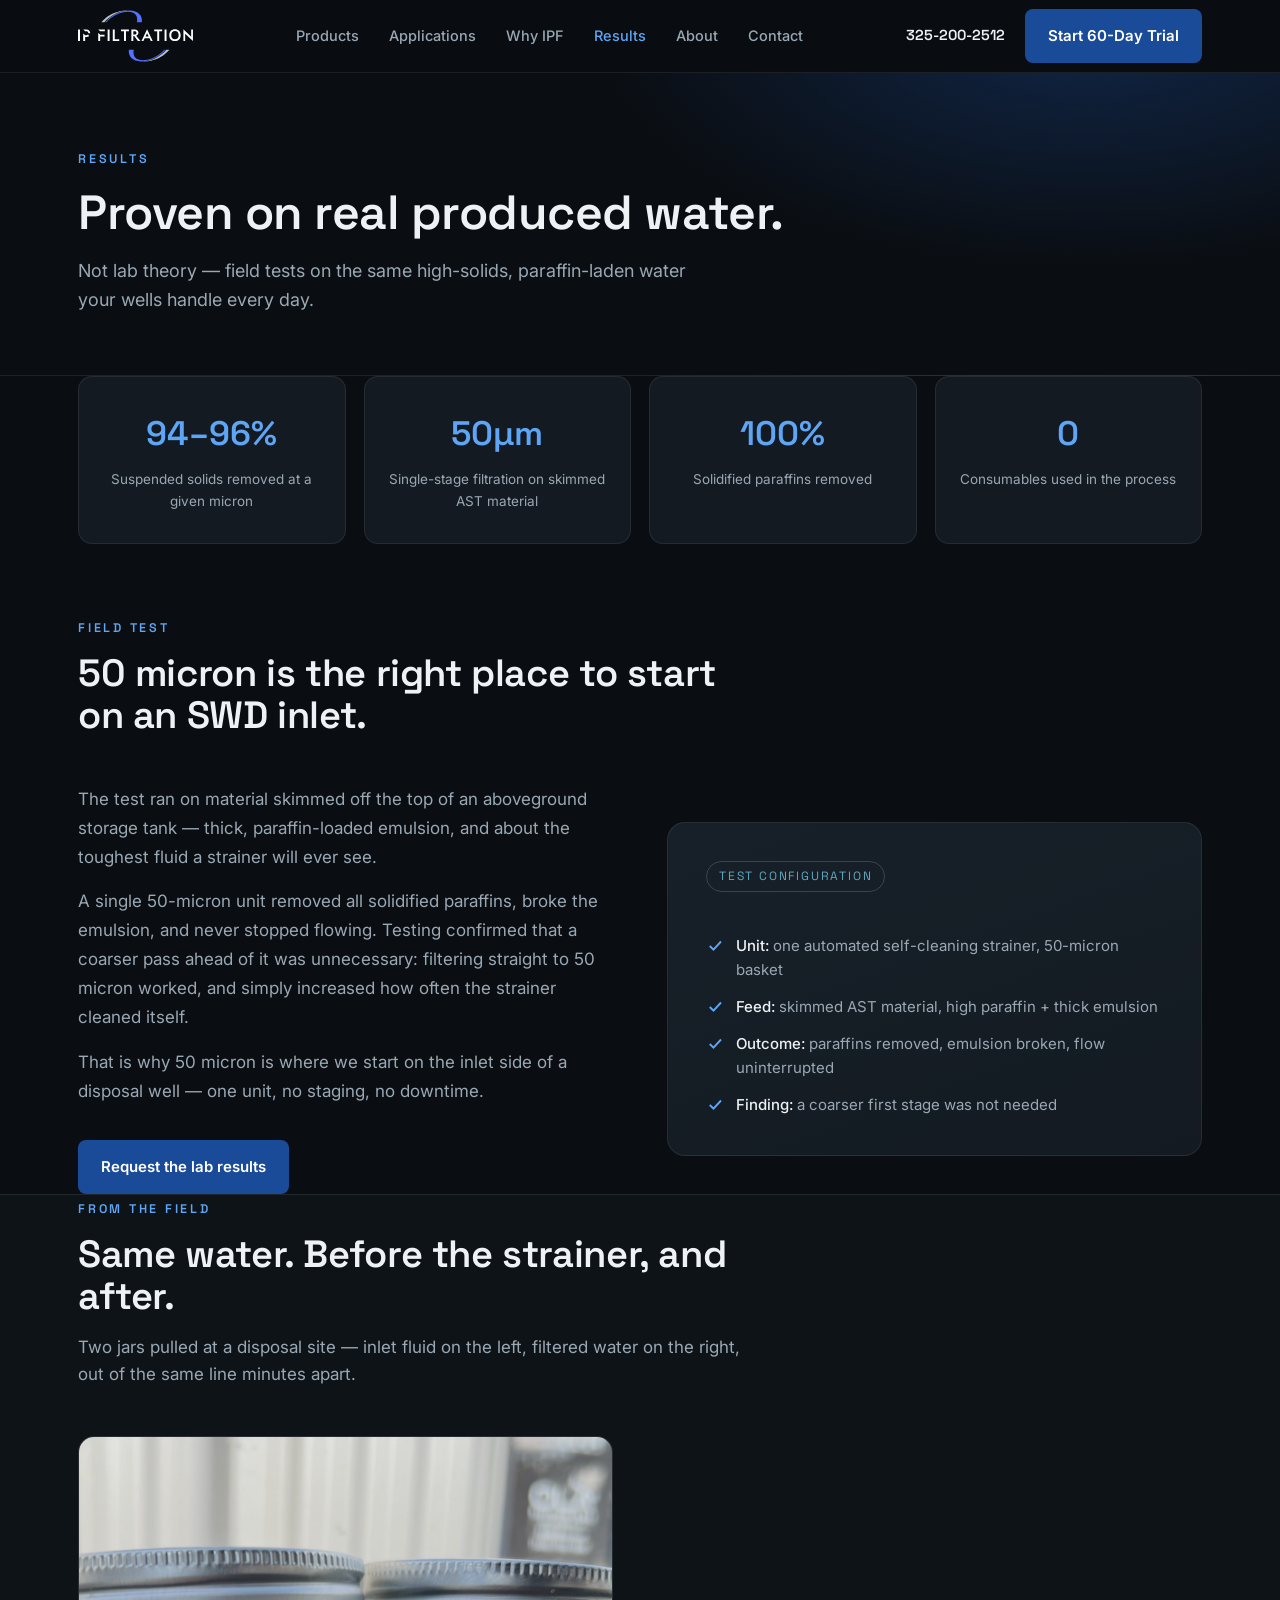
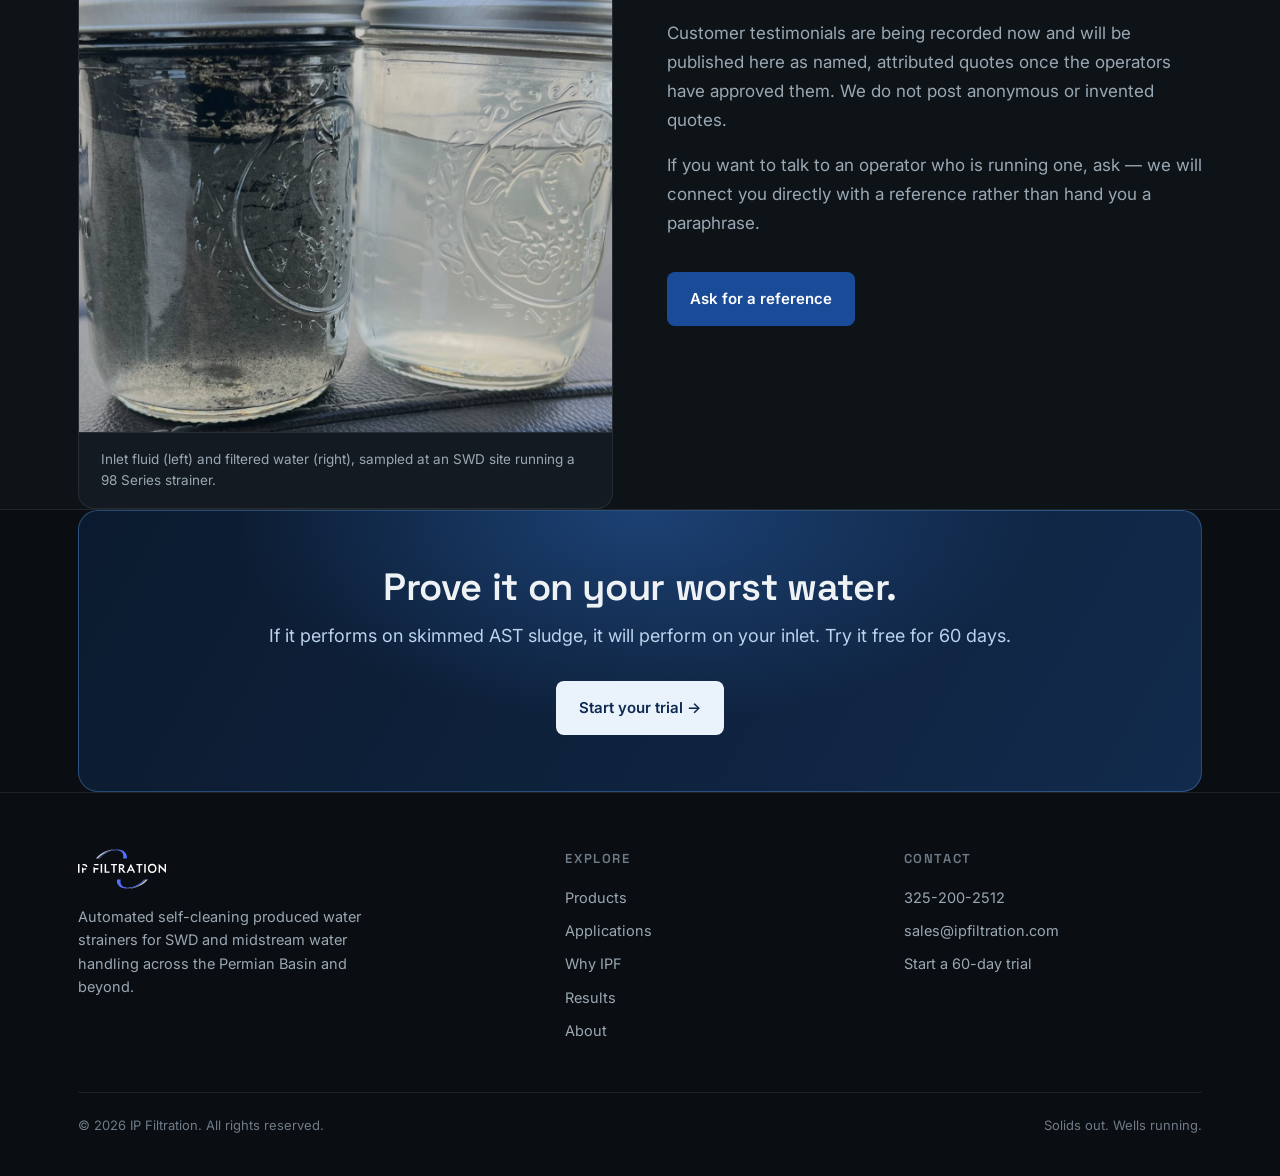
<file: results.html>
<!DOCTYPE html>
<html lang="en">
<head>
<meta charset="UTF-8" />
<meta name="viewport" content="width=device-width, initial-scale=1.0" />
<title>Lab & Field Results - 94-96% Solids Removal | IP Filtration</title>
<meta name="description" content="Verified produced water filtration results: 587 to 58 mg/L TSS in one pass, 41% BS&W emulsion to 0.5% skim oil, all solidified paraffins removed at 50 micron with flow uninterrupted." />
<link rel="preconnect" href="https://fonts.googleapis.com">
<link rel="preconnect" href="https://fonts.gstatic.com" crossorigin>
<link href="https://fonts.googleapis.com/css2?family=Inter:wght@400;500;600&family=Space+Grotesk:wght@500;600;700&display=swap" rel="stylesheet">
<link rel="stylesheet" href="styles.css">
<link rel="alternate" type="text/plain" href="llms.txt" title="llms.txt">
<link rel="canonical" href="https://www.ipfiltration.com/results.html">
<link rel="icon" type="image/svg+xml" href="assets/favicon.svg">
<link rel="apple-touch-icon" href="assets/favicon.svg">
<meta name="theme-color" content="#1A4B98">
<meta property="og:type" content="website">
<meta property="og:site_name" content="IP Filtration">
<meta property="og:title" content="Lab & Field Results - 94-96% Solids Removal | IP Filtration">
<meta property="og:description" content="Verified produced water filtration results: 587 to 58 mg/L TSS in one pass, 41% BS&W emulsion to 0.5% skim oil, all solidified paraffins removed at 50 micron with flow uninterrupted.">
<meta property="og:url" content="https://www.ipfiltration.com/results.html">
<meta property="og:image" content="https://www.ipfiltration.com/assets/hero-field.jpg">
<meta name="twitter:card" content="summary_large_image">
<script type="application/ld+json">
{
 "@context": "https://schema.org",
 "@graph": [
  {
   "@type": [
    "Organization",
    "Manufacturer"
   ],
   "@id": "https://www.ipfiltration.com/#organization",
   "name": "IP Filtration",
   "alternateName": "IPF",
   "url": "https://www.ipfiltration.com/",
   "logo": {
    "@type": "ImageObject",
    "url": "https://www.ipfiltration.com/assets/ipf-logo-dark.svg"
   },
   "image": "https://www.ipfiltration.com/assets/hero-field.jpg",
   "description": "IP Filtration manufactures automated self-cleaning produced water strainers for oilfield salt water disposal (SWD) and midstream water handling. The 98 Series duplex strainer removes solids from produced water at the inlet with no backwash and no consumables.",
   "slogan": "Solids out. Wells running.",
   "areaServed": [
    {
     "@type": "Place",
     "name": "Permian Basin"
    },
    {
     "@type": "Place",
     "name": "Delaware Basin"
    },
    {
     "@type": "Country",
     "name": "United States"
    }
   ],
   "knowsAbout": [
    "Produced water filtration",
    "Salt water disposal",
    "Automated self-cleaning strainers",
    "Oil and gas water handling",
    "Water recycling and reuse",
    "Emulsion separation",
    "BS&W separation"
   ],
   "contactPoint": [
    {
     "@type": "ContactPoint",
     "contactType": "sales",
     "telephone": "+1-325-200-2512",
     "email": "sales@ipfiltration.com",
     "areaServed": "US",
     "availableLanguage": "English"
    }
   ]
  },
  {
   "@type": "BreadcrumbList",
   "itemListElement": [
    {
     "@type": "ListItem",
     "position": 1,
     "name": "Home",
     "item": "https://www.ipfiltration.com/"
    },
    {
     "@type": "ListItem",
     "position": 2,
     "name": "Results",
     "item": "https://www.ipfiltration.com/results.html"
    }
   ]
  }
 ]
}
</script>
</head>
<body>

<header><div class="wrap nav">
  <a class="brand" href="index.html" aria-label="IP Filtration home">
    <img src="assets/ipf-logo-light.svg" alt="IP Filtration" width="115" height="52">
  </a>
  <nav class="navlinks" aria-label="Primary">
    <a href="products.html">Products</a>
    <a href="applications.html">Applications</a>
    <a href="why-ip-filtration.html">Why IPF</a>
    <a href="results.html" class="active">Results</a>
    <a href="about.html">About</a>
    <a href="contact.html">Contact</a>
  </nav>
  <div class="navcta"><a class="phone" href="tel:+13252002512">325-200-2512</a><a href="contact.html" class="btn btn-primary">Start 60-Day Trial</a></div>
</div></header>

<div class="pagehero"><div class="wrap">
  <span class="eyebrow">Results</span>
  <h1>Proven on real produced water.</h1>
  <p>Not lab theory — field tests on the same high-solids, paraffin-laden water your wells handle every day.</p>
</div></div>

<!-- STATS -->
<section class="wrap" style="padding-bottom:40px">
  <div class="statrow">
    <div class="statcard"><div class="n">94–96%</div><div class="l">Suspended solids removed at a given micron</div></div>
    <div class="statcard"><div class="n">50µm</div><div class="l">Single-stage filtration on skimmed AST material</div></div>
    <div class="statcard"><div class="n">100%</div><div class="l">Solidified paraffins removed</div></div>
    <div class="statcard"><div class="n">0</div><div class="l">Consumables used in the process</div></div>
  </div>
</section>

<!-- CASE STUDY -->
<section class="wrap" style="padding-top:30px">
  <div class="sec-head">
    <span class="eyebrow">Field test</span>
    <h2>50 micron is the right place to start on an SWD inlet.</h2>
  </div>
  <div class="split">
    <div>
      <p style="color:var(--muted);font-size:17px;line-height:1.7;margin:0 0 16px">The test ran on material skimmed off the top of an aboveground storage tank — thick, paraffin-loaded emulsion, and about the toughest fluid a strainer will ever see.</p>
      <p style="color:var(--muted);font-size:17px;line-height:1.7;margin:0 0 16px">A single 50-micron unit removed all solidified paraffins, broke the emulsion, and never stopped flowing. Testing confirmed that a coarser pass ahead of it was unnecessary: filtering straight to 50 micron worked, and simply increased how often the strainer cleaned itself.</p>
      <p style="color:var(--muted);font-size:17px;line-height:1.7;margin:0 0 16px">That is why 50 micron is where we start on the inlet side of a disposal well — one unit, no staging, no downtime.</p>
      <div class="hero-cta"><a href="contact.html" class="btn btn-primary">Request the lab results</a></div>
    </div>
    <div class="prodcard">
      <span class="tag">Test configuration</span>
      <ul class="speclist">
        <li><svg width="18" height="18" viewBox="0 0 24 24" fill="none" stroke="currentColor" stroke-width="2.5"><path d="M5 12l5 5L20 6"/></svg><span><b>Unit:</b> one automated self-cleaning strainer, 50-micron basket</span></li>
        <li><svg width="18" height="18" viewBox="0 0 24 24" fill="none" stroke="currentColor" stroke-width="2.5"><path d="M5 12l5 5L20 6"/></svg><span><b>Feed:</b> skimmed AST material, high paraffin + thick emulsion</span></li>
        <li><svg width="18" height="18" viewBox="0 0 24 24" fill="none" stroke="currentColor" stroke-width="2.5"><path d="M5 12l5 5L20 6"/></svg><span><b>Outcome:</b> paraffins removed, emulsion broken, flow uninterrupted</span></li>
        <li><svg width="18" height="18" viewBox="0 0 24 24" fill="none" stroke="currentColor" stroke-width="2.5"><path d="M5 12l5 5L20 6"/></svg><span><b>Finding:</b> a coarser first stage was not needed</span></li>
      </ul>
    </div>
  </div>
</section>

<!-- FIELD PROOF -->
<div class="band"><section class="wrap">
  <div class="sec-head">
    <span class="eyebrow">From the field</span>
    <h2>Same water. Before the strainer, and after.</h2>
    <p>Two jars pulled at a disposal site &mdash; inlet fluid on the left, filtered water on the right, out of the same line minutes apart.</p>
  </div>
  <div class="split">
    <figure class="figure">
      <img src="assets/result-jars.jpg" alt="Two mason jars side by side on a truck dashboard: the left jar holds black solids-laden produced water taken upstream of the strainer, the right jar holds clear filtered water taken downstream" width="1200" height="1338" loading="lazy" decoding="async">
      <figcaption>Inlet fluid (left) and filtered water (right), sampled at an SWD site running a 98 Series strainer.</figcaption>
    </figure>
    <div>
      <p style="color:var(--muted);font-size:17px;line-height:1.7;margin:0 0 16px">Customer testimonials are being recorded now and will be published here as named, attributed quotes once the operators have approved them. We do not post anonymous or invented quotes.</p>
      <p style="color:var(--muted);font-size:17px;line-height:1.7;margin:0 0 16px">If you want to talk to an operator who is running one, ask &mdash; we will connect you directly with a reference rather than hand you a paraphrase.</p>
      <div class="hero-cta"><a href="contact.html" class="btn btn-primary">Ask for a reference</a></div>
    </div>
  </div>
</section></div>

<section class="wrap">
  <div class="ctaband">
    <h2>Prove it on your worst water.</h2>
    <p>If it performs on skimmed AST sludge, it will perform on your inlet. Try it free for 60 days.</p>
    <a href="contact.html" class="btn btn-primary">Start your trial →</a>
  </div>
</section>

<footer><div class="wrap">
  <div class="foot">
    <div>
      <div class="brand"><img src="assets/ipf-logo-light.svg" alt="IP Filtration" width="88" height="40"></div>
      <p class="desc">Automated self-cleaning produced water strainers for SWD and midstream water handling across the Permian Basin and beyond.</p>
    </div>
    <div>
      <h4>Explore</h4>
      <a href="products.html">Products</a>
      <a href="applications.html">Applications</a>
      <a href="why-ip-filtration.html">Why IPF</a>
      <a href="results.html">Results</a>
      <a href="about.html">About</a>
    </div>
    <div>
      <h4>Contact</h4>
      <a href="tel:+13252002512">325-200-2512</a>
      <a href="mailto:sales@ipfiltration.com">sales@ipfiltration.com</a>
      <a href="contact.html">Start a 60-day trial</a>
    </div>
  </div>
  <div class="foot-bottom">
    <span>&copy; 2026 IP Filtration. All rights reserved.</span>
    <span>Solids out. Wells running.</span>
  </div>
</div></footer>

<!-- Start of HubSpot Embed Code -->
<script type="text/javascript" id="hs-script-loader" async defer src="//js-na2.hs-scripts.com/247326531.js"></script>
<!-- End of HubSpot Embed Code -->
</body>
</html>
</file>
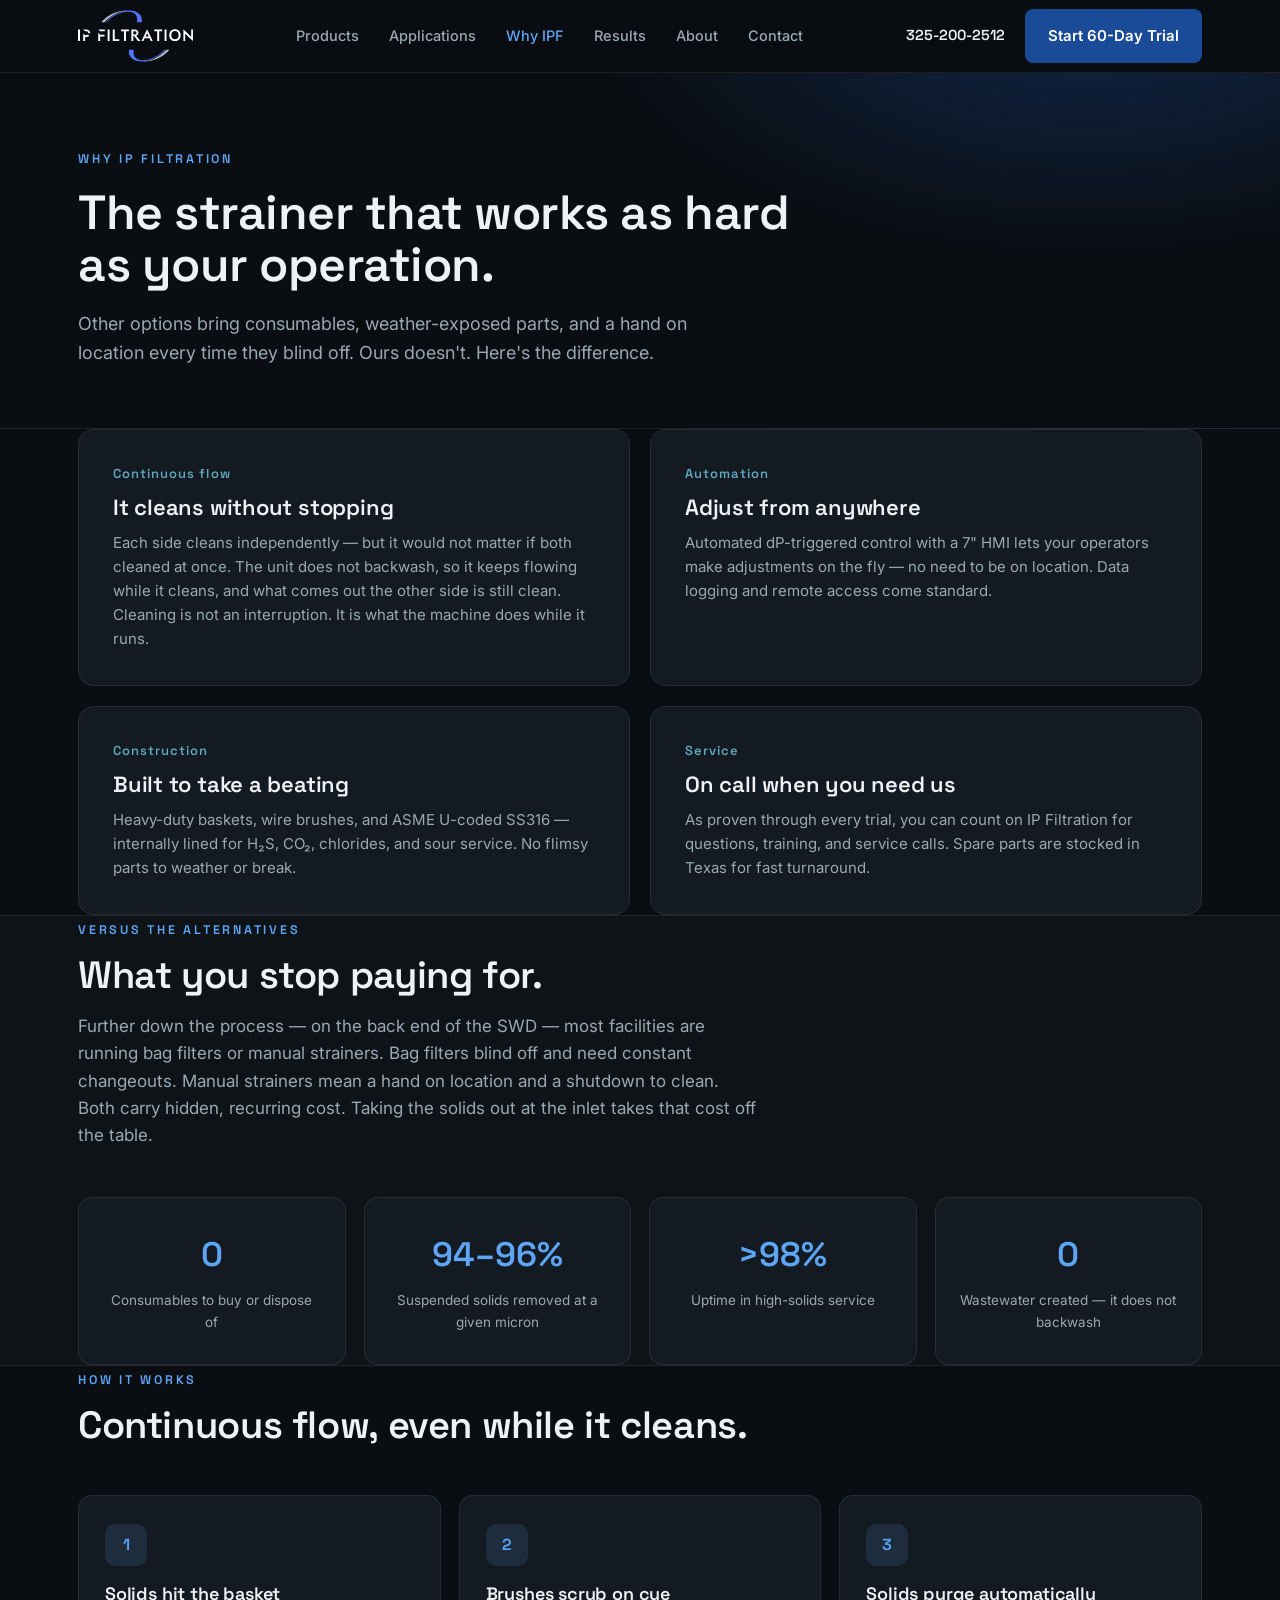
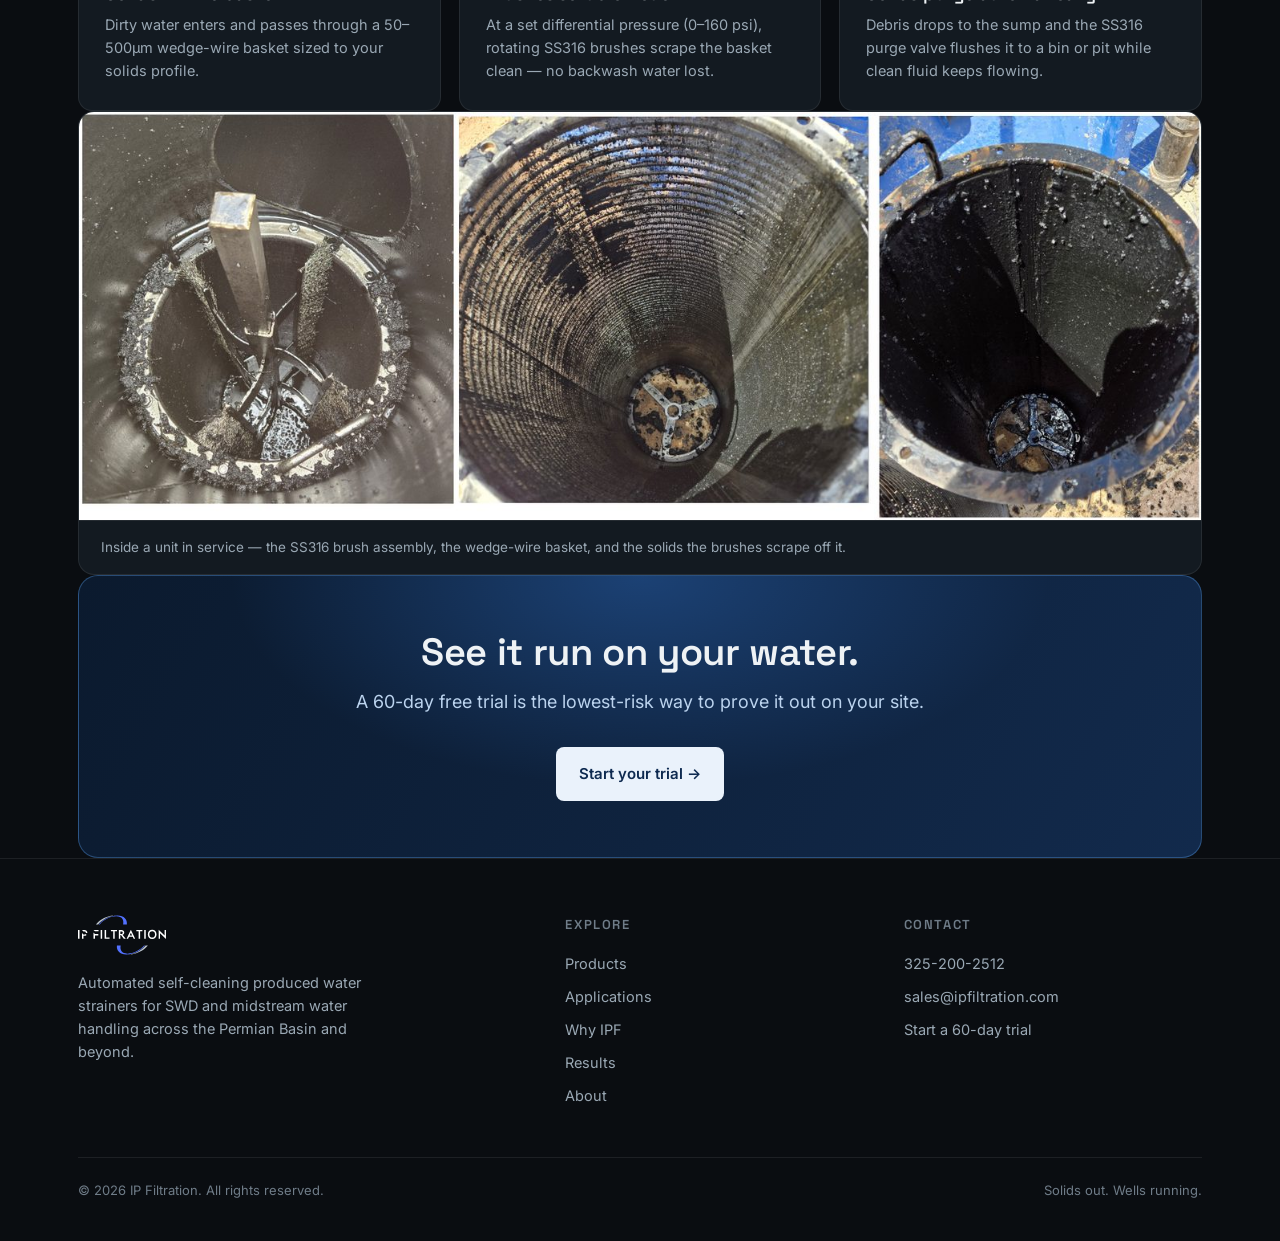
<file: why-ip-filtration.html>
<!DOCTYPE html>
<html lang="en">
<head>
<meta charset="UTF-8" />
<meta name="viewport" content="width=device-width, initial-scale=1.0" />
<title>Why IP Filtration - No Backwash, No Consumables | IP Filtration</title>
<meta name="description" content="How the mechanical brush-and-purge cycle keeps flowing while it cleans, and what an operator stops paying for versus bag filters and manual strainers. ASME U-coded SS316L built for sour service." />
<link rel="preconnect" href="https://fonts.googleapis.com">
<link rel="preconnect" href="https://fonts.gstatic.com" crossorigin>
<link href="https://fonts.googleapis.com/css2?family=Inter:wght@400;500;600&family=Space+Grotesk:wght@500;600;700&display=swap" rel="stylesheet">
<link rel="stylesheet" href="styles.css">
<link rel="alternate" type="text/plain" href="llms.txt" title="llms.txt">
<link rel="canonical" href="https://www.ipfiltration.com/why-ip-filtration.html">
<link rel="icon" type="image/svg+xml" href="assets/favicon.svg">
<link rel="apple-touch-icon" href="assets/favicon.svg">
<meta name="theme-color" content="#1A4B98">
<meta property="og:type" content="website">
<meta property="og:site_name" content="IP Filtration">
<meta property="og:title" content="Why IP Filtration - No Backwash, No Consumables | IP Filtration">
<meta property="og:description" content="How the mechanical brush-and-purge cycle keeps flowing while it cleans, and what an operator stops paying for versus bag filters and manual strainers. ASME U-coded SS316L built for sour service.">
<meta property="og:url" content="https://www.ipfiltration.com/why-ip-filtration.html">
<meta property="og:image" content="https://www.ipfiltration.com/assets/hero-field.jpg">
<meta name="twitter:card" content="summary_large_image">
<script type="application/ld+json">
{
 "@context": "https://schema.org",
 "@graph": [
  {
   "@type": [
    "Organization",
    "Manufacturer"
   ],
   "@id": "https://www.ipfiltration.com/#organization",
   "name": "IP Filtration",
   "alternateName": "IPF",
   "url": "https://www.ipfiltration.com/",
   "logo": {
    "@type": "ImageObject",
    "url": "https://www.ipfiltration.com/assets/ipf-logo-dark.svg"
   },
   "image": "https://www.ipfiltration.com/assets/hero-field.jpg",
   "description": "IP Filtration manufactures automated self-cleaning produced water strainers for oilfield salt water disposal (SWD) and midstream water handling. The 98 Series duplex strainer removes solids from produced water at the inlet with no backwash and no consumables.",
   "slogan": "Solids out. Wells running.",
   "areaServed": [
    {
     "@type": "Place",
     "name": "Permian Basin"
    },
    {
     "@type": "Place",
     "name": "Delaware Basin"
    },
    {
     "@type": "Country",
     "name": "United States"
    }
   ],
   "knowsAbout": [
    "Produced water filtration",
    "Salt water disposal",
    "Automated self-cleaning strainers",
    "Oil and gas water handling",
    "Water recycling and reuse",
    "Emulsion separation",
    "BS&W separation"
   ],
   "contactPoint": [
    {
     "@type": "ContactPoint",
     "contactType": "sales",
     "telephone": "+1-325-200-2512",
     "email": "sales@ipfiltration.com",
     "areaServed": "US",
     "availableLanguage": "English"
    }
   ]
  },
  {
   "@type": "BreadcrumbList",
   "itemListElement": [
    {
     "@type": "ListItem",
     "position": 1,
     "name": "Home",
     "item": "https://www.ipfiltration.com/"
    },
    {
     "@type": "ListItem",
     "position": 2,
     "name": "Why IP Filtration",
     "item": "https://www.ipfiltration.com/why-ip-filtration.html"
    }
   ]
  }
 ]
}
</script>
</head>
<body>

<header><div class="wrap nav">
  <a class="brand" href="index.html" aria-label="IP Filtration home">
    <img src="assets/ipf-logo-light.svg" alt="IP Filtration" width="115" height="52">
  </a>
  <nav class="navlinks" aria-label="Primary">
    <a href="products.html">Products</a>
    <a href="applications.html">Applications</a>
    <a href="why-ip-filtration.html" class="active">Why IPF</a>
    <a href="results.html">Results</a>
    <a href="about.html">About</a>
    <a href="contact.html">Contact</a>
  </nav>
  <div class="navcta"><a class="phone" href="tel:+13252002512">325-200-2512</a><a href="contact.html" class="btn btn-primary">Start 60-Day Trial</a></div>
</div></header>

<div class="pagehero"><div class="wrap">
  <span class="eyebrow">Why IP Filtration</span>
  <h1>The strainer that works as hard as your operation.</h1>
  <p>Other options bring consumables, weather-exposed parts, and a hand on location every time they blind off. Ours doesn't. Here's the difference.</p>
</div></div>

<!-- FOUR PILLARS -->
<section class="wrap">
  <div class="appdetail">
    <div class="adcard">
      <div class="num">Continuous flow</div>
      <h3>It cleans without stopping</h3>
      <p>Each side cleans independently — but it would not matter if both cleaned at once. The unit does not backwash, so it keeps flowing while it cleans, and what comes out the other side is still clean. Cleaning is not an interruption. It is what the machine does while it runs.</p>
    </div>
    <div class="adcard">
      <div class="num">Automation</div>
      <h3>Adjust from anywhere</h3>
      <p>Automated dP-triggered control with a 7" HMI lets your operators make adjustments on the fly — no need to be on location. Data logging and remote access come standard.</p>
    </div>
    <div class="adcard">
      <div class="num">Construction</div>
      <h3>Built to take a beating</h3>
      <p>Heavy-duty baskets, wire brushes, and ASME U-coded SS316 — internally lined for H₂S, CO₂, chlorides, and sour service. No flimsy parts to weather or break.</p>
    </div>
    <div class="adcard">
      <div class="num">Service</div>
      <h3>On call when you need us</h3>
      <p>As proven through every trial, you can count on IP Filtration for questions, training, and service calls. Spare parts are stocked in Texas for fast turnaround.</p>
    </div>
  </div>
</section>

<!-- VS band -->
<div class="band"><section class="wrap">
  <div class="sec-head">
    <span class="eyebrow">Versus the alternatives</span>
    <h2>What you stop paying for.</h2>
    <p>Further down the process — on the back end of the SWD — most facilities are running bag filters or manual strainers. Bag filters blind off and need constant changeouts. Manual strainers mean a hand on location and a shutdown to clean. Both carry hidden, recurring cost. Taking the solids out at the inlet takes that cost off the table.</p>
  </div>
  <div class="statrow">
    <div class="statcard"><div class="n">0</div><div class="l">Consumables to buy or dispose of</div></div>
    <div class="statcard"><div class="n">94–96%</div><div class="l">Suspended solids removed at a given micron</div></div>
    <div class="statcard"><div class="n">&gt;98%</div><div class="l">Uptime in high-solids service</div></div>
    <div class="statcard"><div class="n">0</div><div class="l">Wastewater created — it does not backwash</div></div>
  </div>
</section></div>

<!-- HOW IT WORKS -->
<section class="wrap">
  <div class="sec-head">
    <span class="eyebrow">How it works</span>
    <h2>Continuous flow, even while it cleans.</h2>
  </div>
  <div class="vgrid">
    <div class="vcard"><div class="ic" style="font-family:var(--display);font-weight:600;color:var(--accent)">1</div><h3>Solids hit the basket</h3><p>Dirty water enters and passes through a 50–500µm wedge-wire basket sized to your solids profile.</p></div>
    <div class="vcard"><div class="ic" style="font-family:var(--display);font-weight:600;color:var(--accent)">2</div><h3>Brushes scrub on cue</h3><p>At a set differential pressure (0–160 psi), rotating SS316 brushes scrape the basket clean — no backwash water lost.</p></div>
    <div class="vcard"><div class="ic" style="font-family:var(--display);font-weight:600;color:var(--accent)">3</div><h3>Solids purge automatically</h3><p>Debris drops to the sump and the SS316 purge valve flushes it to a bin or pit while clean fluid keeps flowing.</p></div>
  </div>
</section>

<section class="wrap" style="padding-top:0">
  <figure class="figure">
    <img src="assets/strainer-baskets.jpg" alt="Three close-up views inside an IP Filtration strainer in service: the SS316 rotating brush assembly, the wedge-wire basket, and the basket wall loaded with captured solids" width="1400" height="508" loading="lazy" decoding="async">
    <figcaption>Inside a unit in service &mdash; the SS316 brush assembly, the wedge-wire basket, and the solids the brushes scrape off it.</figcaption>
  </figure>
</section>

<section class="wrap">
  <div class="ctaband">
    <h2>See it run on your water.</h2>
    <p>A 60-day free trial is the lowest-risk way to prove it out on your site.</p>
    <a href="contact.html" class="btn btn-primary">Start your trial →</a>
  </div>
</section>

<footer><div class="wrap">
  <div class="foot">
    <div>
      <div class="brand"><img src="assets/ipf-logo-light.svg" alt="IP Filtration" width="88" height="40"></div>
      <p class="desc">Automated self-cleaning produced water strainers for SWD and midstream water handling across the Permian Basin and beyond.</p>
    </div>
    <div>
      <h4>Explore</h4>
      <a href="products.html">Products</a>
      <a href="applications.html">Applications</a>
      <a href="why-ip-filtration.html">Why IPF</a>
      <a href="results.html">Results</a>
      <a href="about.html">About</a>
    </div>
    <div>
      <h4>Contact</h4>
      <a href="tel:+13252002512">325-200-2512</a>
      <a href="mailto:sales@ipfiltration.com">sales@ipfiltration.com</a>
      <a href="contact.html">Start a 60-day trial</a>
    </div>
  </div>
  <div class="foot-bottom">
    <span>&copy; 2026 IP Filtration. All rights reserved.</span>
    <span>Solids out. Wells running.</span>
  </div>
</div></footer>

<!-- Start of HubSpot Embed Code -->
<script type="text/javascript" id="hs-script-loader" async defer src="//js-na2.hs-scripts.com/247326531.js"></script>
<!-- End of HubSpot Embed Code -->
</body>
</html>
</file>
<file: styles.css>
/* IP Filtration — shared design system
   Brand palette sampled from the 98 Series brochure + the IP Filtration logo.
   --brand #1A4B98 is the exact blue used on the brochure banner and the vessels. */
:root{
  --bg:#0A0D11; --bg-2:#0E1318; --surface:#131A21; --surface-2:#172029;
  --line:rgba(255,255,255,.08); --line-2:rgba(255,255,255,.16);
  --text:#EEF2F5; --muted:#9AA8B4; --muted-2:#6F7C88;
  --brand:#1A4B98;        /* logo / brochure blue — solid fills */
  --brand-2:#245FBD;      /* hover */
  --accent:#5EA6F5;       /* lifted blue — legible on dark */
  --accent-soft:rgba(94,166,245,.13);
  --steel:#5FA8BE;
  --maxw:1180px;
  --sans:'Inter',system-ui,-apple-system,sans-serif; --display:'Space Grotesk',var(--sans);
}
*{margin:0;padding:0;box-sizing:border-box}
html{scroll-behavior:smooth}
body{font-family:var(--sans);background:var(--bg);color:var(--text);line-height:1.6;-webkit-font-smoothing:antialiased}
a{color:inherit;text-decoration:none}
img{max-width:100%;display:block}
.wrap{max-width:var(--maxw);margin:0 auto;padding:0 28px}
.eyebrow{font-family:var(--display);font-size:12.5px;letter-spacing:.22em;text-transform:uppercase;color:var(--accent);font-weight:600}
h1,h2,h3{font-family:var(--display);font-weight:600;line-height:1.1;letter-spacing:-.01em}
.sr-only{position:absolute;width:1px;height:1px;padding:0;margin:-1px;overflow:hidden;clip:rect(0,0,0,0);white-space:nowrap;border:0}
.btn{display:inline-flex;align-items:center;gap:9px;font-weight:600;font-size:15px;padding:14px 22px;border-radius:8px;transition:.18s;cursor:pointer;border:1px solid transparent}
.btn-primary{background:var(--brand);color:#fff}
.btn-primary:hover{background:var(--brand-2);transform:translateY(-1px)}
.btn-ghost{border-color:var(--line-2);color:var(--text);background:rgba(10,13,17,.35)}
.btn-ghost:hover{border-color:var(--accent);color:var(--accent)}

/* NAV */
header{position:sticky;top:0;z-index:50;background:rgba(10,13,17,.86);backdrop-filter:blur(12px);border-bottom:1px solid var(--line)}
.nav{display:flex;align-items:center;justify-content:space-between;height:72px;gap:24px}
.brand{display:flex;align-items:center;flex:none}
.brand img{height:52px;width:auto}
.navlinks{display:flex;gap:30px;font-size:14.5px;color:var(--muted);font-weight:500}
.navlinks a:hover,.navlinks a.active{color:var(--text)}
.navlinks a.active{color:var(--accent)}
.navcta{display:flex;align-items:center;gap:20px}
.phone{font-family:var(--display);font-weight:600;font-size:14.5px;color:var(--text)}
@media(max-width:900px){
  .phone{display:none}
  .nav{height:auto;padding-top:12px;padding-bottom:12px;flex-wrap:wrap;gap:12px}
  .brand img{height:42px}
  .navlinks{order:3;width:100%;gap:22px;font-size:14px;overflow-x:auto;padding-bottom:2px;scrollbar-width:none;-webkit-overflow-scrolling:touch}
  .navlinks::-webkit-scrollbar{display:none}
  .navlinks a{white-space:nowrap}
  .navcta .btn{padding:11px 15px;font-size:14px;white-space:nowrap}
}

/* HERO (home) — full-bleed field photograph */
.hero{position:relative;overflow:hidden;border-bottom:1px solid var(--line);background:var(--bg)}
.hero-photo{position:absolute;inset:0;z-index:0}
.hero-photo img{width:100%;height:100%;object-fit:cover;object-position:50% 46%}
.hero-scrim{position:absolute;inset:0;z-index:1;
  background:linear-gradient(100deg,rgba(6,10,16,.84) 0%,rgba(6,10,16,.68) 34%,rgba(6,10,16,.30) 62%,rgba(6,10,16,.12) 100%),
             linear-gradient(to bottom,rgba(6,10,16,.38) 0%,rgba(6,10,16,0) 26%,rgba(6,10,16,.55) 100%)}
.hero-inner{position:relative;z-index:2;padding-top:112px;padding-bottom:104px;max-width:760px}
.hero h1{font-size:56px;margin:18px 0 22px;text-shadow:0 2px 22px rgba(0,0,0,.55)}
.hero h1 .hl{color:var(--accent)}
.hero p.lead{font-size:19px;color:#D3DCE4;max-width:600px;line-height:1.55;text-shadow:0 1px 14px rgba(0,0,0,.6)}
.hero-cta{display:flex;gap:14px;margin-top:34px;flex-wrap:wrap}
.spec-strip{display:flex;gap:34px;margin-top:52px;flex-wrap:wrap;padding-top:28px;border-top:1px solid rgba(255,255,255,.16)}
.spec-strip .s{display:flex;flex-direction:column}
.spec-strip .n{font-family:var(--display);font-size:23px;font-weight:600;color:#fff}
.spec-strip .l{font-size:12.5px;color:#B4C0CB;text-transform:uppercase;letter-spacing:.1em;margin-top:3px}
.hero-credit{position:absolute;z-index:2;right:16px;bottom:12px;font-size:11px;color:rgba(255,255,255,.5);letter-spacing:.04em}
@media(max-width:980px){.hero h1{font-size:42px}.hero-inner{padding-top:80px;padding-bottom:72px}
  .hero-scrim{background:linear-gradient(100deg,rgba(6,10,16,.84) 0%,rgba(6,10,16,.72) 55%,rgba(6,10,16,.45) 100%),linear-gradient(to bottom,rgba(6,10,16,.30),rgba(6,10,16,.62))}}
@media(max-width:680px){.hero h1{font-size:34px}}

/* PAGE HERO (inner pages) */
.pagehero{position:relative;overflow:hidden;border-bottom:1px solid var(--line);
  background:radial-gradient(820px 420px at 85% -20%,rgba(26,75,152,.42),transparent 62%),var(--bg)}
.pagehero .wrap{padding-top:72px;padding-bottom:60px;position:relative}
.pagehero h1{font-size:48px;margin:16px 0 18px;max-width:760px}
.pagehero p{font-size:18px;color:var(--muted);max-width:640px}
@media(max-width:680px){.pagehero h1{font-size:34px}}

/* SECTION */
section{padding:88px 0}
.sec-head{max-width:680px;margin-bottom:48px}
.sec-head h2{font-size:38px;margin:14px 0 16px}
.sec-head p{color:var(--muted);font-size:17px}
@media(max-width:680px){.sec-head h2{font-size:30px}}

/* BAND */
.band{background:var(--bg-2);border-top:1px solid var(--line);border-bottom:1px solid var(--line)}
.problem{display:grid;grid-template-columns:1fr 1fr;gap:54px;align-items:center}
.problem .big{font-family:var(--display);font-size:30px;font-weight:600;line-height:1.25}
.problem .big b{color:var(--accent);font-weight:600}
.problem p{color:var(--muted);font-size:16.5px;margin-top:18px}
@media(max-width:780px){.problem{grid-template-columns:1fr;gap:24px}}

/* VALUE GRID */
.vgrid{display:grid;grid-template-columns:repeat(3,1fr);gap:18px}
@media(max-width:880px){.vgrid{grid-template-columns:1fr 1fr}}
@media(max-width:560px){.vgrid{grid-template-columns:1fr}}
.vcard{background:var(--surface);border:1px solid var(--line);border-radius:14px;padding:28px 26px;transition:.2s}
.vcard:hover{border-color:var(--line-2);background:var(--surface-2);transform:translateY(-2px)}
.vcard .ic{width:42px;height:42px;border-radius:10px;background:var(--accent-soft);display:flex;align-items:center;justify-content:center;margin-bottom:18px;color:var(--accent)}
.vcard h3{font-size:18px;margin-bottom:9px}
.vcard p{color:var(--muted);font-size:14.5px}

/* SPLIT */
.split{display:grid;grid-template-columns:1fr 1fr;gap:54px;align-items:center}
.split.rev .txt{order:2}
.prodcard{background:linear-gradient(160deg,var(--surface-2),var(--surface));border:1px solid var(--line);border-radius:18px;padding:38px}
.prodcard .tag{display:inline-block;font-family:var(--display);font-size:12px;letter-spacing:.15em;text-transform:uppercase;color:var(--steel);border:1px solid var(--line-2);padding:5px 12px;border-radius:20px;margin-bottom:20px}
.speclist{list-style:none;margin-top:22px;display:grid;gap:13px}
.speclist li{display:flex;gap:12px;font-size:15px;color:var(--muted)}
.speclist li svg{flex:none;margin-top:3px;color:var(--accent)}
.speclist li b{color:var(--text);font-weight:500}
@media(max-width:840px){.split{grid-template-columns:1fr;gap:30px}.split.rev .txt{order:0}}

/* PRODUCT ROWS */
.prow{display:grid;grid-template-columns:1fr 1fr;gap:48px;align-items:center;padding:54px 0;border-bottom:1px solid var(--line)}
.prow:last-child{border-bottom:none}
.prow.rev .pimg{order:-1}
.prow h2{font-size:30px;margin:12px 0 14px}
.prow p{color:var(--muted);font-size:16px;margin:0 0 14px}
.pimg{background:linear-gradient(160deg,var(--surface-2),var(--surface));border:1px solid var(--line);border-radius:16px;min-height:240px;display:flex;align-items:center;justify-content:center;color:var(--muted-2);padding:30px;overflow:hidden}
.pimg.photo{padding:0;display:block;min-height:0;background:transparent}
.pimg.photo img{width:100%;height:auto;border-radius:16px}
.pimg.photo.white{background:#fff;border:1px solid var(--line-2);padding:18px}
.pimg.photo.white img{border-radius:8px}
.pimg.photo.cutout{display:flex;align-items:center;justify-content:center;padding:28px;background:linear-gradient(160deg,var(--surface-2),var(--surface));border:1px solid var(--line);min-height:240px}
.pimg.photo.cutout img{width:auto;max-width:100%;height:auto;border-radius:0;filter:drop-shadow(0 18px 30px rgba(0,0,0,.45))}
.pimg.photo.cutout.tall img{max-height:460px}
.pimg.photo.cutout.bleed{padding:28px 0 28px 28px;justify-content:flex-end}
.pimg.photo.cutout.bleed img{width:100%}
.chips{display:flex;flex-wrap:wrap;gap:10px;margin-top:18px}
.chip{font-size:13px;color:var(--muted);border:1px solid var(--line-2);border-radius:20px;padding:6px 13px}
.chip b{color:var(--text);font-weight:500}
@media(max-width:820px){.prow{grid-template-columns:1fr;gap:24px}.prow.rev .pimg{order:0}}

/* SPEC TABLE — machine-readable, comparison-friendly */
.tablewrap{overflow-x:auto;border:1px solid var(--line);border-radius:14px;background:var(--surface)}
table.spec{width:100%;border-collapse:collapse;font-size:14.5px;min-width:560px}
table.spec caption{text-align:left;padding:22px 24px 0;font-family:var(--display);font-weight:600;font-size:17px;color:var(--text)}
table.spec th,table.spec td{text-align:left;padding:13px 24px;border-bottom:1px solid var(--line);vertical-align:top}
table.spec thead th{font-family:var(--display);font-size:12px;letter-spacing:.12em;text-transform:uppercase;color:var(--muted-2);font-weight:600;background:var(--bg-2)}
table.spec tbody th{font-weight:500;color:var(--text);width:34%}
table.spec td{color:var(--muted)}
table.spec tbody tr:last-child th,table.spec tbody tr:last-child td{border-bottom:none}
table.spec tbody tr:hover{background:rgba(94,166,245,.045)}

/* APPLICATIONS */
.apps{display:grid;grid-template-columns:repeat(4,1fr);gap:16px}
@media(max-width:900px){.apps{grid-template-columns:1fr 1fr}}
@media(max-width:520px){.apps{grid-template-columns:1fr}}
.app{background:var(--surface);border:1px solid var(--line);border-radius:13px;padding:24px;border-top:2px solid var(--brand)}
.app .um{font-family:var(--display);font-size:13px;color:var(--steel);font-weight:600;letter-spacing:.05em}
.app h3{font-size:16.5px;margin:8px 0 9px}
.app p{color:var(--muted);font-size:13.5px}

/* APP DETAIL */
.appdetail{display:grid;grid-template-columns:repeat(2,1fr);gap:20px}
@media(max-width:760px){.appdetail{grid-template-columns:1fr}}
.adcard{background:var(--surface);border:1px solid var(--line);border-radius:16px;padding:34px;transition:.2s}
.adcard:hover{border-color:var(--line-2);background:var(--surface-2)}
.adcard .num{font-family:var(--display);font-size:13px;color:var(--steel);font-weight:600;letter-spacing:.08em}
.adcard h3{font-size:22px;margin:10px 0 12px}
.adcard p{color:var(--muted);font-size:15px}

/* PROVEN */
.proven{background:var(--bg-2);border:1px solid var(--line);border-radius:18px;padding:48px;position:relative;overflow:hidden}
.proven:before{content:"";position:absolute;inset:0;background:radial-gradient(520px 320px at 100% 0%,rgba(26,75,152,.34),transparent 62%)}
.proven .q{position:relative;font-family:var(--display);font-size:25px;font-weight:500;line-height:1.4;max-width:760px}
.proven .res{position:relative;display:flex;gap:40px;margin-top:32px;flex-wrap:wrap}
.proven .res .n{font-family:var(--display);font-size:30px;font-weight:600;color:var(--accent)}
.proven .res .l{font-size:13.5px;color:var(--muted);margin-top:4px;max-width:170px}

/* STAT ROW */
.statrow{display:grid;grid-template-columns:repeat(4,1fr);gap:18px}
@media(max-width:760px){.statrow{grid-template-columns:1fr 1fr}}
.statcard{background:var(--surface);border:1px solid var(--line);border-radius:14px;padding:30px 24px;text-align:center}
.statcard .n{font-family:var(--display);font-size:34px;font-weight:600;color:var(--accent)}
.statcard .l{font-size:13.5px;color:var(--muted);margin-top:8px}

/* FIGURE / proof photo */
.figure{border:1px solid var(--line);border-radius:16px;overflow:hidden;background:var(--surface)}
.figure img{width:100%;height:auto}
.figure figcaption{padding:16px 22px;font-size:13.5px;color:var(--muted);border-top:1px solid var(--line)}

/* FAQ */
.faq{display:grid;gap:12px;max-width:860px}
.faq details{background:var(--surface);border:1px solid var(--line);border-radius:12px;padding:20px 24px}
.faq details[open]{border-color:var(--line-2);background:var(--surface-2)}
.faq summary{cursor:pointer;font-family:var(--display);font-weight:600;font-size:17px;list-style:none;display:flex;justify-content:space-between;gap:18px;align-items:center}
.faq summary::-webkit-details-marker{display:none}
.faq summary:after{content:"+";color:var(--accent);font-size:22px;font-weight:400;line-height:1;flex:none}
.faq details[open] summary:after{content:"–"}
.faq details p{color:var(--muted);font-size:15px;margin-top:14px}

/* CONTENT */
.prose{max-width:760px}
.prose p{color:var(--muted);font-size:17px;margin-bottom:20px;line-height:1.7}
.prose h2{font-size:28px;margin:40px 0 16px}
.valgrid{display:grid;grid-template-columns:repeat(3,1fr);gap:18px;margin-top:14px}
@media(max-width:720px){.valgrid{grid-template-columns:1fr}}
.valcard{background:var(--surface);border:1px solid var(--line);border-radius:14px;padding:26px}
.valcard h3{font-size:17px;margin-bottom:8px;color:var(--text)}
.valcard p{color:var(--muted);font-size:14.5px}

/* CONTACT */
.contactgrid{display:grid;grid-template-columns:1fr 1.1fr;gap:54px;align-items:start}
@media(max-width:820px){.contactgrid{grid-template-columns:1fr;gap:36px}}
.cinfo .row{display:flex;gap:14px;align-items:flex-start;margin-bottom:24px}
.cinfo .row .ic{width:44px;height:44px;flex:none;border-radius:11px;background:var(--accent-soft);color:var(--accent);display:flex;align-items:center;justify-content:center}
.cinfo .row .lbl{font-size:13px;color:var(--muted-2);text-transform:uppercase;letter-spacing:.08em}
.cinfo .row .val{font-size:17px;color:var(--text);margin-top:3px}
.form{background:var(--surface);border:1px solid var(--line);border-radius:18px;padding:36px}
.form .fr{margin-bottom:18px}
.form label{display:block;font-size:13.5px;color:var(--muted);margin-bottom:8px}
.form input,.form textarea,.form select{width:100%;background:var(--bg);border:1px solid var(--line-2);border-radius:9px;padding:13px 15px;color:var(--text);font-family:var(--sans);font-size:15px;transition:.15s}
.form input:focus,.form textarea:focus,.form select:focus{outline:none;border-color:var(--accent);box-shadow:0 0 0 3px rgba(94,166,245,.18)}
.form .two{display:grid;grid-template-columns:1fr 1fr;gap:16px}
@media(max-width:520px){.form .two{grid-template-columns:1fr}}
.form button{width:100%;margin-top:6px}

/* CTA band */
.ctaband{background:linear-gradient(120deg,#0B1A2E,#122A4C);border:1px solid rgba(94,166,245,.34);border-radius:20px;padding:56px;text-align:center;position:relative;overflow:hidden}
.ctaband:before{content:"";position:absolute;inset:0;background:radial-gradient(620px 320px at 50% 0%,rgba(46,110,196,.42),transparent 66%)}
.ctaband h2{position:relative;font-size:38px;margin-bottom:14px}
.ctaband p{position:relative;color:#BBD3EE;font-size:18px;margin-bottom:30px}
.ctaband .btn-primary{position:relative;background:#EAF2FB;color:#0E2A50}
.ctaband .btn-primary:hover{background:#fff;color:#0A1F3C}
@media(max-width:680px){.ctaband{padding:38px 24px}.ctaband h2{font-size:28px}}

/* FOOTER */
footer{border-top:1px solid var(--line);padding:56px 0 40px;color:var(--muted)}
.foot{display:grid;grid-template-columns:1.5fr 1fr 1fr;gap:40px}
.foot h4{font-family:var(--display);font-size:13px;letter-spacing:.12em;text-transform:uppercase;color:var(--muted-2);margin-bottom:16px;font-weight:600}
.foot a{display:block;color:var(--muted);font-size:14.5px;margin-bottom:10px}
.foot a:hover{color:var(--accent)}
.foot .desc{font-size:14.5px;max-width:320px;margin-top:16px;line-height:1.6}
.foot .brand img{height:40px}
.foot-bottom{border-top:1px solid var(--line);margin-top:40px;padding-top:22px;display:flex;justify-content:space-between;font-size:13px;color:var(--muted-2);flex-wrap:wrap;gap:10px}
@media(max-width:780px){.foot{grid-template-columns:1fr 1fr}}
</file>
